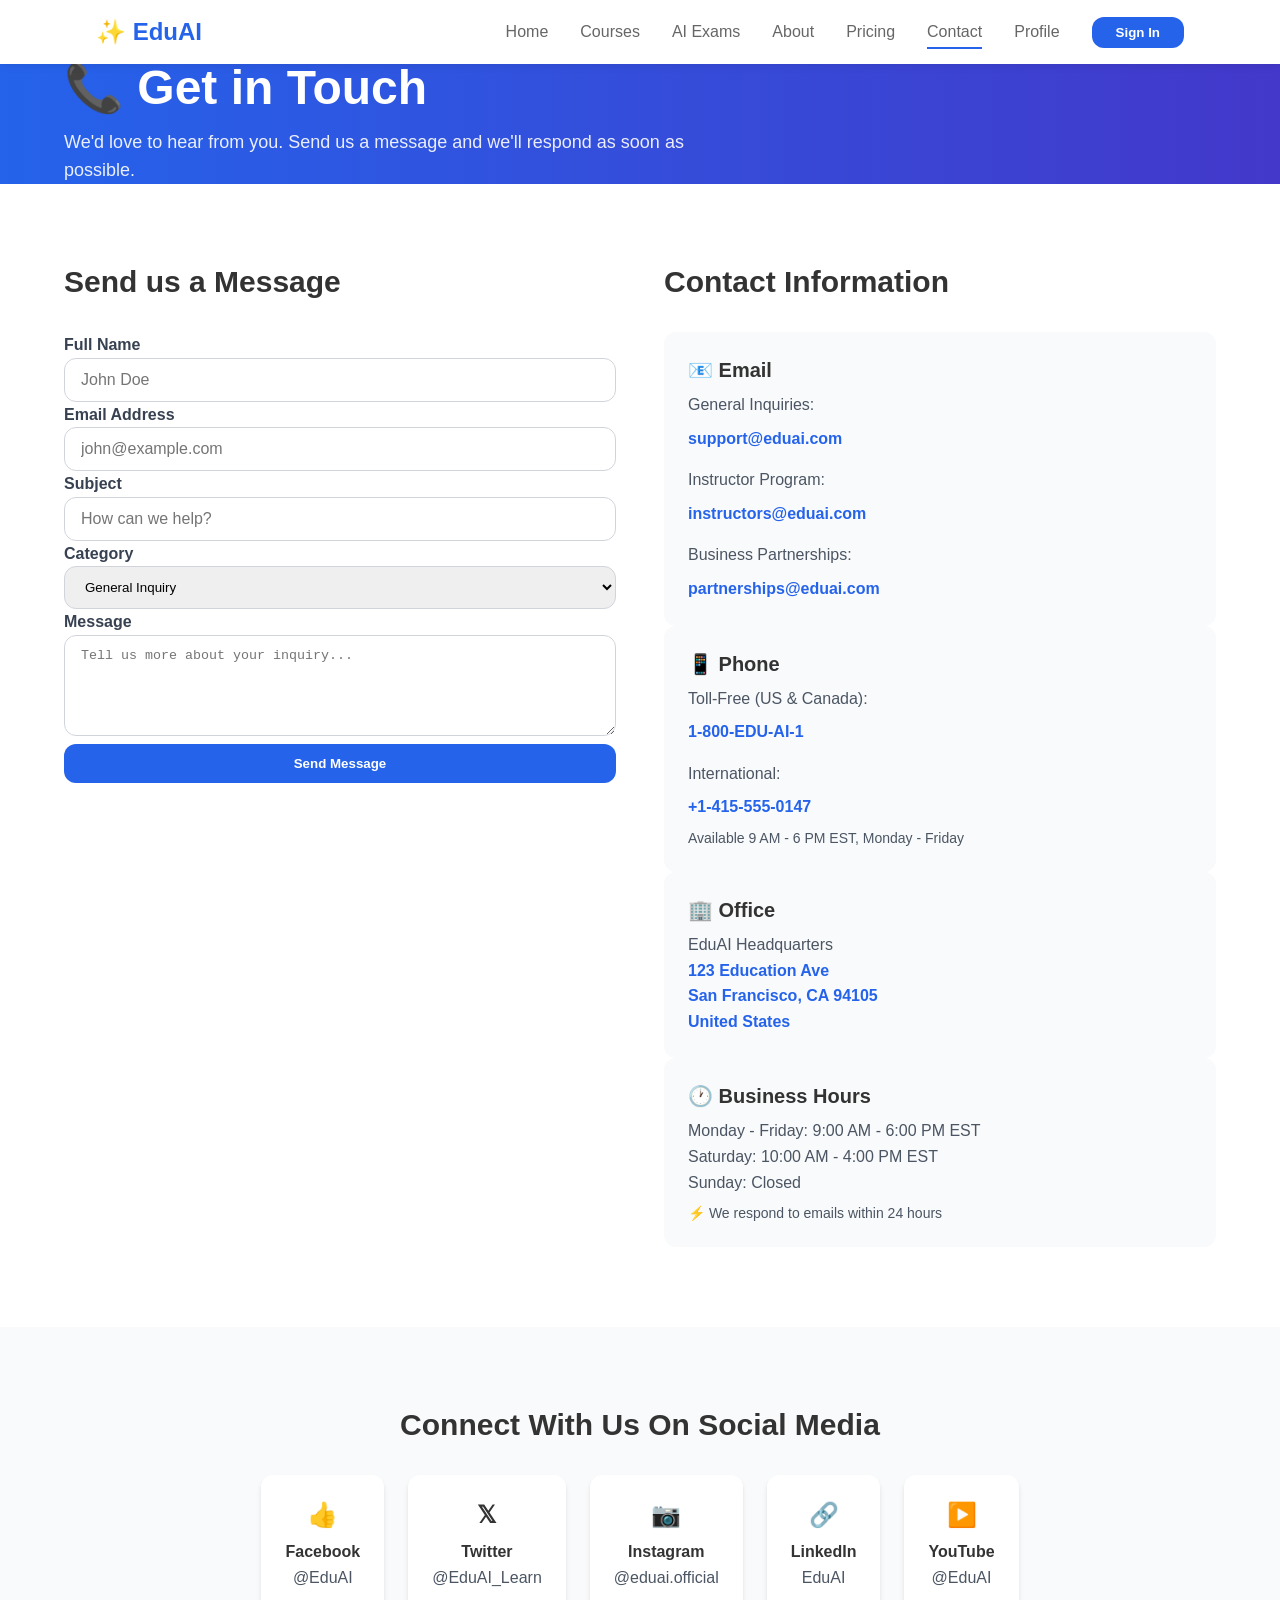
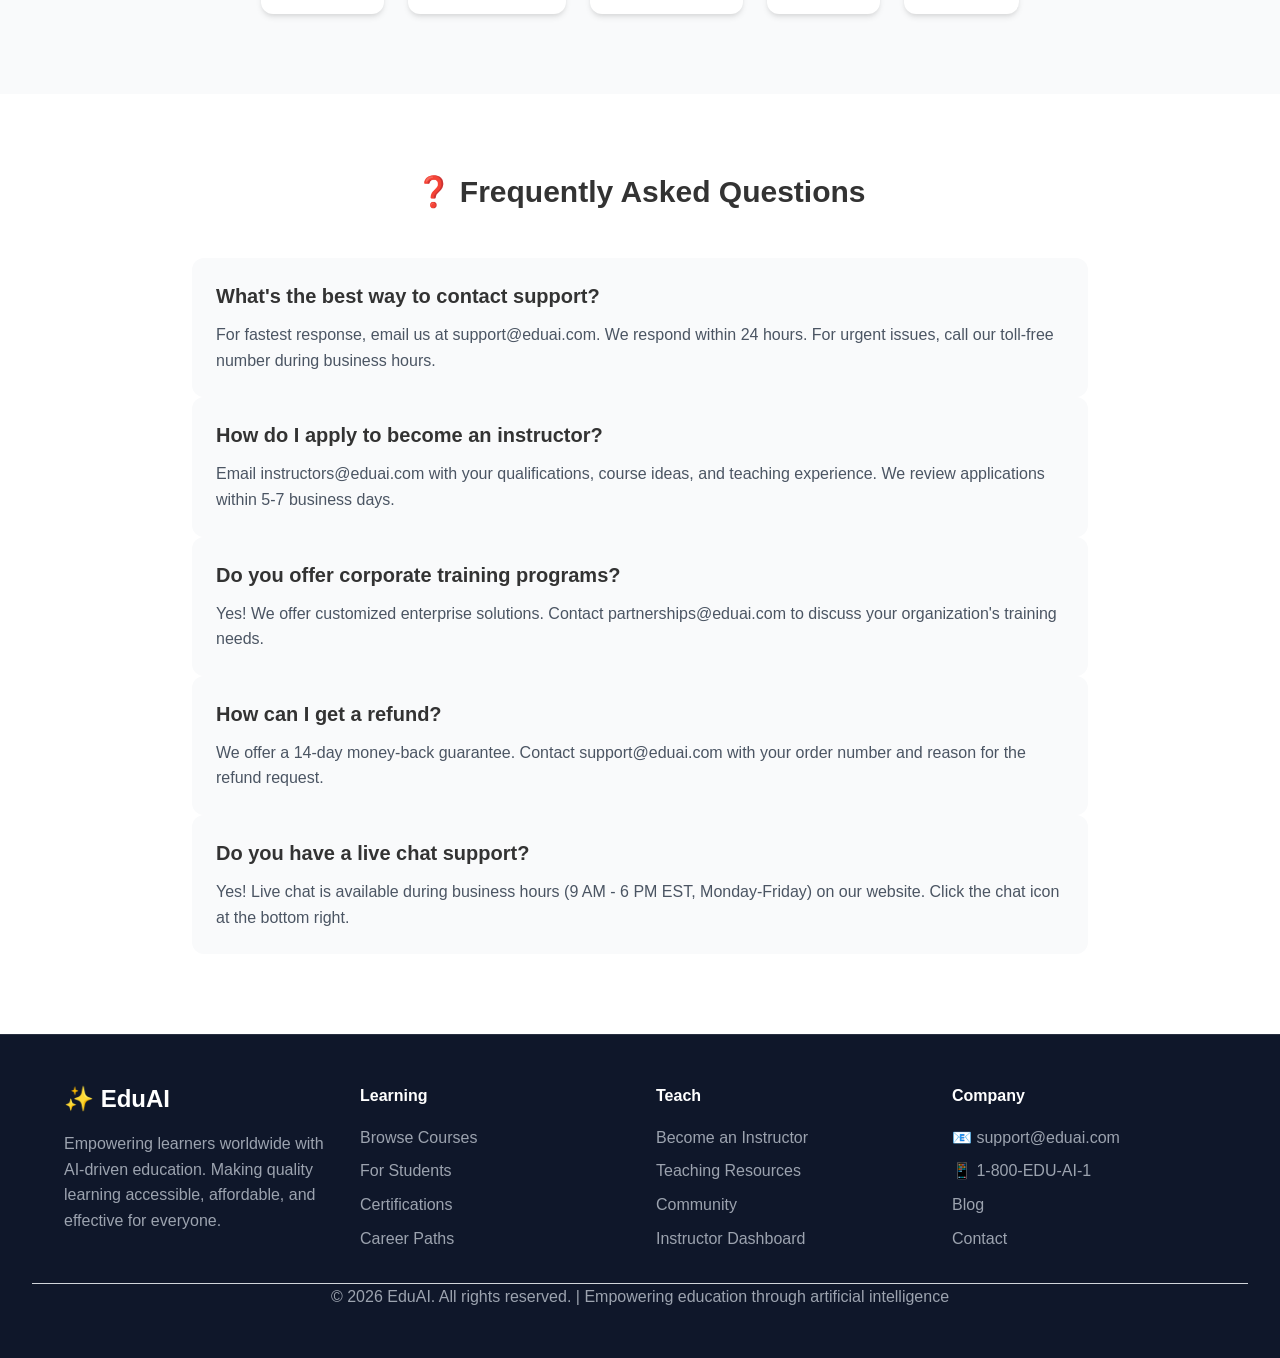
<file: contact.html>
<!DOCTYPE html>
<html lang="en">
<head>
    <meta charset="UTF-8">
    <meta name="viewport" content="width=device-width, initial-scale=1.0">
    <title>Contact Us - EduAI Learning Platform</title>
    <link rel="stylesheet" href="gd.css">
</head>
<body>
    <div class="container">
        <!-- Navigation -->
        <nav class="navbar">
            <div class="max-w-6xl mx-auto px-8 py-4 flex justify-between items-center">
                <a href="index.html" class="text-2xl font-bold text-blue-600">✨ EduAI</a>
                <div class="flex gap-8 items-center nav-menu">
                    <a href="index.html" class="nav-link">Home</a>
                    <a href="courses.html" class="nav-link">Courses</a>
                    <a href="exams.html" class="nav-link">AI Exams</a>
                    <a href="about.html" class="nav-link">About</a>
                    <a href="pricing.html" class="nav-link">Pricing</a>
                    <a href="contact.html" class="nav-link active">Contact</a>
                    <a href="user.html" class="nav-link">Profile</a>
                    <button class="btn-primary" onclick="window.location.href='signin.html'">Sign In</button>
                </div>
                <button class="hamburger" id="hamburger">☰</button>
            </div>
        </nav>

        <!-- Page Header -->
        <section class="px-8 py-16 bg-gradient-to-r from-blue-600 to-indigo-700 text-white">
            <div class="max-w-6xl mx-auto">
                <h1 class="text-5xl font-bold mb-4">📞 Get in Touch</h1>
                <p class="text-lg opacity-90 max-w-2xl">We'd love to hear from you. Send us a message and we'll respond as soon as possible.</p>
            </div>
        </section>

        <!-- Contact Section -->
        <section class="px-8 py-20 bg-white">
            <div class="max-w-6xl mx-auto grid md:grid-cols-2 gap-12">
                <!-- Contact Form -->
                <div>
                    <h2 class="text-3xl font-bold mb-8">Send us a Message</h2>
                    <form class="space-y-6">
                        <div>
                            <label class="block text-gray-700 font-semibold mb-2">Full Name</label>
                            <input type="text" placeholder="John Doe" class="w-full border rounded-lg px-4 py-3 focus:outline-none focus:border-blue-600">
                        </div>
                        <div>
                            <label class="block text-gray-700 font-semibold mb-2">Email Address</label>
                            <input type="email" placeholder="john@example.com" class="w-full border rounded-lg px-4 py-3 focus:outline-none focus:border-blue-600">
                        </div>
                        <div>
                            <label class="block text-gray-700 font-semibold mb-2">Subject</label>
                            <input type="text" placeholder="How can we help?" class="w-full border rounded-lg px-4 py-3 focus:outline-none focus:border-blue-600">
                        </div>
                        <div>
                            <label class="block text-gray-700 font-semibold mb-2">Category</label>
                            <select class="w-full border rounded-lg px-4 py-3 focus:outline-none focus:border-blue-600">
                                <option>General Inquiry</option>
                                <option>Course Support</option>
                                <option>Technical Issues</option>
                                <option>Billing</option>
                                <option>Become an Instructor</option>
                                <option>Partnership</option>
                                <option>Other</option>
                            </select>
                        </div>
                        <div>
                            <label class="block text-gray-700 font-semibold mb-2">Message</label>
                            <textarea placeholder="Tell us more about your inquiry..." rows="5" class="w-full border rounded-lg px-4 py-3 focus:outline-none focus:border-blue-600"></textarea>
                        </div>
                        <button type="submit" class="w-full bg-blue-600 text-white py-3 rounded-lg font-semibold hover-lift">Send Message</button>
                    </form>
                </div>

                <!-- Contact Information -->
                <div>
                    <h2 class="text-3xl font-bold mb-8">Contact Information</h2>
                    
                    <div class="space-y-8">
                        <div class="bg-gray-50 p-6 rounded-lg">
                            <h3 class="text-xl font-bold mb-2">📧 Email</h3>
                            <p class="text-gray-600 mb-2">General Inquiries:</p>
                            <p class="text-blue-600 font-semibold">support@eduai.com</p>
                            <p class="text-gray-600 mt-4 mb-2">Instructor Program:</p>
                            <p class="text-blue-600 font-semibold">instructors@eduai.com</p>
                            <p class="text-gray-600 mt-4 mb-2">Business Partnerships:</p>
                            <p class="text-blue-600 font-semibold">partnerships@eduai.com</p>
                        </div>

                        <div class="bg-gray-50 p-6 rounded-lg">
                            <h3 class="text-xl font-bold mb-2">📱 Phone</h3>
                            <p class="text-gray-600 mb-2">Toll-Free (US & Canada):</p>
                            <p class="text-blue-600 font-semibold">1-800-EDU-AI-1</p>
                            <p class="text-gray-600 mt-4 mb-2">International:</p>
                            <p class="text-blue-600 font-semibold">+1-415-555-0147</p>
                            <p class="text-gray-600 mt-2 text-sm">Available 9 AM - 6 PM EST, Monday - Friday</p>
                        </div>

                        <div class="bg-gray-50 p-6 rounded-lg">
                            <h3 class="text-xl font-bold mb-2">🏢 Office</h3>
                            <p class="text-gray-600">EduAI Headquarters</p>
                            <p class="text-blue-600 font-semibold">123 Education Ave</p>
                            <p class="text-blue-600 font-semibold">San Francisco, CA 94105</p>
                            <p class="text-blue-600 font-semibold">United States</p>
                        </div>

                        <div class="bg-gray-50 p-6 rounded-lg">
                            <h3 class="text-xl font-bold mb-2">🕐 Business Hours</h3>
                            <p class="text-gray-600">Monday - Friday: 9:00 AM - 6:00 PM EST</p>
                            <p class="text-gray-600">Saturday: 10:00 AM - 4:00 PM EST</p>
                            <p class="text-gray-600">Sunday: Closed</p>
                            <p class="text-gray-600 mt-2 text-sm">⚡ We respond to emails within 24 hours</p>
                        </div>
                    </div>
                </div>
            </div>
        </section>

        <!-- Social Media Section -->
        <section class="px-8 py-20 bg-gray-50">
            <div class="max-w-6xl mx-auto text-center">
                <h2 class="text-3xl font-bold mb-8">Connect With Us On Social Media</h2>
                <div class="flex justify-center gap-6 flex-wrap">
                    <a href="#" class="bg-white p-6 rounded-lg shadow-md hover:shadow-lg transition text-center">
                        <h3 class="text-2xl mb-2">👍</h3>
                        <p class="font-semibold">Facebook</p>
                        <p class="text-gray-600">@EduAI</p>
                    </a>
                    <a href="#" class="bg-white p-6 rounded-lg shadow-md hover:shadow-lg transition text-center">
                        <h3 class="text-2xl mb-2">𝕏</h3>
                        <p class="font-semibold">Twitter</p>
                        <p class="text-gray-600">@EduAI_Learn</p>
                    </a>
                    <a href="#" class="bg-white p-6 rounded-lg shadow-md hover:shadow-lg transition text-center">
                        <h3 class="text-2xl mb-2">📷</h3>
                        <p class="font-semibold">Instagram</p>
                        <p class="text-gray-600">@eduai.official</p>
                    </a>
                    <a href="#" class="bg-white p-6 rounded-lg shadow-md hover:shadow-lg transition text-center">
                        <h3 class="text-2xl mb-2">🔗</h3>
                        <p class="font-semibold">LinkedIn</p>
                        <p class="text-gray-600">EduAI</p>
                    </a>
                    <a href="#" class="bg-white p-6 rounded-lg shadow-md hover:shadow-lg transition text-center">
                        <h3 class="text-2xl mb-2">▶️</h3>
                        <p class="font-semibold">YouTube</p>
                        <p class="text-gray-600">@EduAI</p>
                    </a>
                </div>
            </div>
        </section>

        <!-- FAQ Section -->
        <section class="px-8 py-20 bg-white">
            <div class="max-w-4xl mx-auto">
                <h2 class="text-3xl font-bold mb-12 text-center">❓ Frequently Asked Questions</h2>
                <div class="space-y-6">
                    <div class="bg-gray-50 p-6 rounded-lg">
                        <h3 class="text-xl font-bold mb-3">What's the best way to contact support?</h3>
                        <p class="text-gray-600">For fastest response, email us at support@eduai.com. We respond within 24 hours. For urgent issues, call our toll-free number during business hours.</p>
                    </div>
                    <div class="bg-gray-50 p-6 rounded-lg">
                        <h3 class="text-xl font-bold mb-3">How do I apply to become an instructor?</h3>
                        <p class="text-gray-600">Email instructors@eduai.com with your qualifications, course ideas, and teaching experience. We review applications within 5-7 business days.</p>
                    </div>
                    <div class="bg-gray-50 p-6 rounded-lg">
                        <h3 class="text-xl font-bold mb-3">Do you offer corporate training programs?</h3>
                        <p class="text-gray-600">Yes! We offer customized enterprise solutions. Contact partnerships@eduai.com to discuss your organization's training needs.</p>
                    </div>
                    <div class="bg-gray-50 p-6 rounded-lg">
                        <h3 class="text-xl font-bold mb-3">How can I get a refund?</h3>
                        <p class="text-gray-600">We offer a 14-day money-back guarantee. Contact support@eduai.com with your order number and reason for the refund request.</p>
                    </div>
                    <div class="bg-gray-50 p-6 rounded-lg">
                        <h3 class="text-xl font-bold mb-3">Do you have a live chat support?</h3>
                        <p class="text-gray-600">Yes! Live chat is available during business hours (9 AM - 6 PM EST, Monday-Friday) on our website. Click the chat icon at the bottom right.</p>
                    </div>
                </div>
            </div>
        </section>

        <!-- Footer -->
        <footer class="bg-dark text-white px-8 py-12">
            <div class="max-w-6xl mx-auto grid md:grid-cols-4 gap-8 mb-8">
                <div>
                    <h3 class="text-2xl font-bold mb-4">✨ EduAI</h3>
                    <p class="text-gray-400">Empowering learners worldwide with AI-driven education. Making quality learning accessible, affordable, and effective for everyone.</p>
                </div>
                <div>
                    <h4 class="font-semibold mb-4">Learning</h4>
                    <div class="space-y-2 text-gray-400">
                        <p><a href="courses.html" class="hover:text-white transition">Browse Courses</a></p>
                        <p><a href="courses.html" class="hover:text-white transition">For Students</a></p>
                        <p><a href="about.html" class="hover:text-white transition">Certifications</a></p>
                        <p><a href="about.html" class="hover:text-white transition">Career Paths</a></p>
                    </div>
                </div>
                <div>
                    <h4 class="font-semibold mb-4">Teach</h4>
                    <div class="space-y-2 text-gray-400">
                        <p><a href="about.html" class="hover:text-white transition">Become an Instructor</a></p>
                        <p><a href="about.html" class="hover:text-white transition">Teaching Resources</a></p>
                        <p><a href="about.html" class="hover:text-white transition">Community</a></p>
                        <p><a href="about.html" class="hover:text-white transition">Instructor Dashboard</a></p>
                    </div>
                </div>
                <div>
                    <h4 class="font-semibold mb-4">Company</h4>
                    <div class="space-y-2 text-gray-400">
                        <p>📧 support@eduai.com</p>
                        <p>📱 1-800-EDU-AI-1</p>
                        <p><a href="about.html" class="hover:text-white transition">Blog</a></p>
                        <p><a href="contact.html" class="hover:text-white transition">Contact</a></p>
                    </div>
                </div>
            </div>
            <div class="border-t border-gray-700 pt-8 text-center text-gray-400">
                <p>&copy; 2026 EduAI. All rights reserved. | Empowering education through artificial intelligence</p>
            </div>
        </footer>
    </div>

    <script>
        // Mobile menu toggle
        const hamburger = document.getElementById('hamburger');
        const navMenu = document.querySelector('.nav-menu');
        
        hamburger.addEventListener('click', () => {
            navMenu.classList.toggle('active');
        });

        // Form submission
        const form = document.querySelector('form');
        form.addEventListener('submit', (e) => {
            e.preventDefault();
            alert('Thank you for your message! We will contact you soon.');
            form.reset();
        });
    </script>
</body>
</html>
</file>
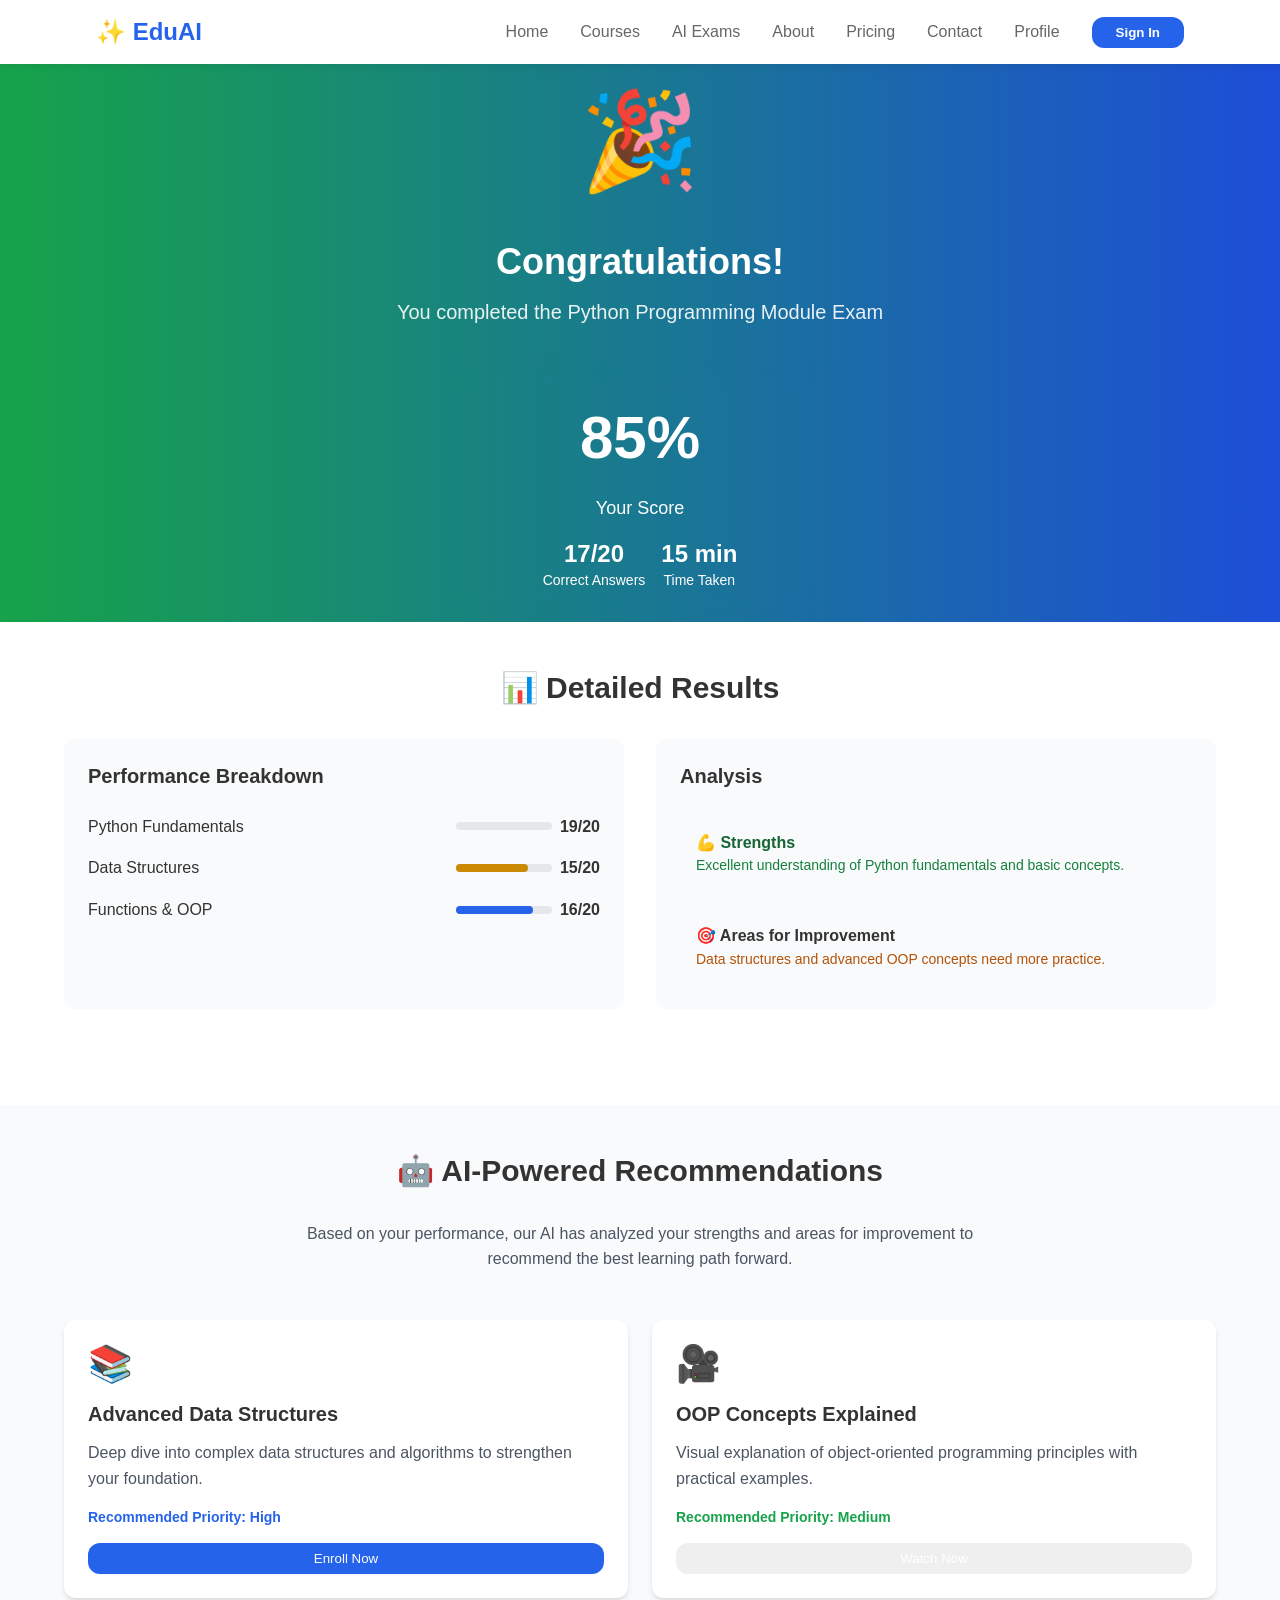
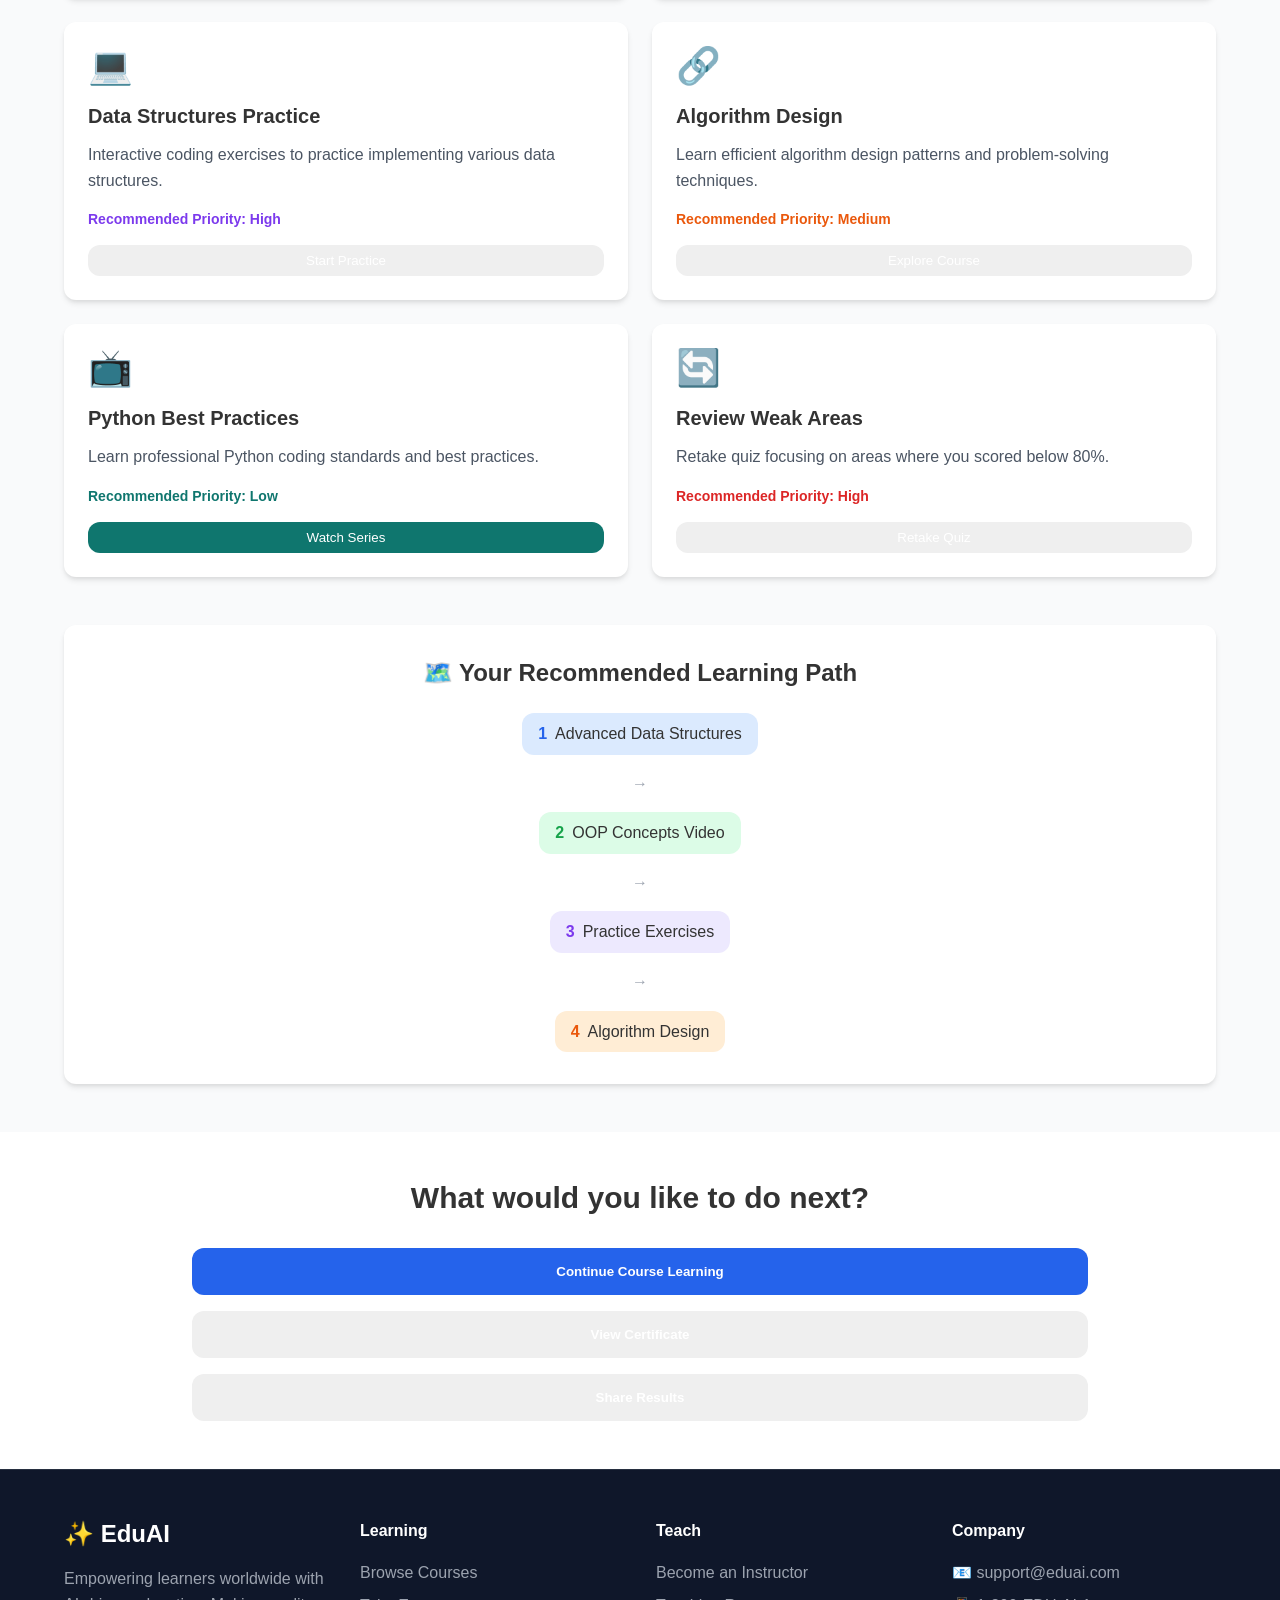
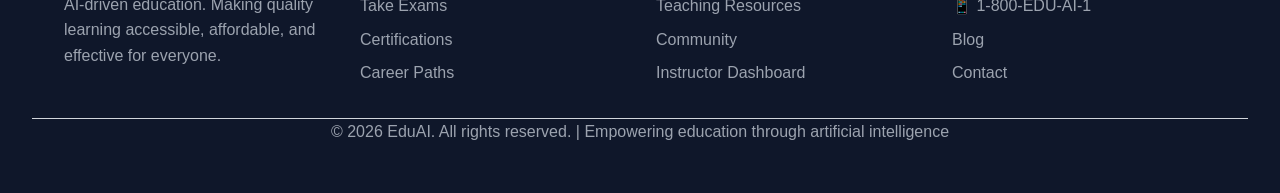
<file: exam-results.html>
<!DOCTYPE html>
<html lang="en">
<head>
    <meta charset="UTF-8">
    <meta name="viewport" content="width=device-width, initial-scale=1.0">
    <title>Exam Results - Python Programming - EduAI Learning Platform</title>
    <link rel="stylesheet" href="gd.css">
</head>
<body>
    <div class="container">
        <!-- Navigation -->
        <nav class="navbar">
            <div class="max-w-6xl mx-auto px-8 py-4 flex justify-between items-center">
                <a href="index.html" class="text-2xl font-bold text-blue-600">✨ EduAI</a>
                <div class="flex gap-8 items-center nav-menu">
                    <a href="index.html" class="nav-link">Home</a>
                    <a href="courses.html" class="nav-link">Courses</a>
                    <a href="exams.html" class="nav-link">AI Exams</a>
                    <a href="about.html" class="nav-link">About</a>
                    <a href="pricing.html" class="nav-link">Pricing</a>
                    <a href="contact.html" class="nav-link">Contact</a>
                    <a href="user.html" class="nav-link">Profile</a>
                    <button class="btn-primary" onclick="window.location.href='signin.html'">Sign In</button>
                </div>
                <button class="hamburger" id="hamburger">☰</button>
            </div>
        </nav>

        <!-- Exam Results Header -->
        <section class="px-8 py-16 bg-gradient-to-r from-green-600 to-blue-700 text-white">
            <div class="max-w-4xl mx-auto text-center">
                <div class="text-8xl mb-6">🎉</div>
                <h1 class="text-4xl font-bold mb-4">Congratulations!</h1>
                <p class="text-xl opacity-90 mb-8">You completed the Python Programming Module Exam</p>

                <div class="bg-white/10 backdrop-blur-sm rounded-2xl p-8 max-w-md mx-auto">
                    <div class="text-6xl font-bold mb-2">85%</div>
                    <p class="text-lg">Your Score</p>
                    <div class="flex justify-center gap-4 mt-4">
                        <div class="text-center">
                            <div class="text-2xl font-bold">17/20</div>
                            <div class="text-sm opacity-80">Correct Answers</div>
                        </div>
                        <div class="text-center">
                            <div class="text-2xl font-bold">15 min</div>
                            <div class="text-sm opacity-80">Time Taken</div>
                        </div>
                    </div>
                </div>
            </div>
        </section>

        <!-- Detailed Results -->
        <section class="px-8 py-12 bg-white">
            <div class="max-w-6xl mx-auto">
                <h2 class="text-3xl font-bold mb-8 text-center">📊 Detailed Results</h2>

                <div class="grid md:grid-cols-2 gap-8 mb-12">
                    <!-- Performance Breakdown -->
                    <div class="bg-gray-50 p-6 rounded-lg">
                        <h3 class="text-xl font-bold mb-6">Performance Breakdown</h3>
                        <div class="space-y-4">
                            <div class="flex justify-between items-center">
                                <span>Python Fundamentals</span>
                                <div class="flex items-center gap-2">
                                    <div class="w-24 bg-gray-200 rounded-full h-2">
                                        <div class="bg-green-600 h-2 rounded-full" style="width: 95%"></div>
                                    </div>
                                    <span class="font-semibold">19/20</span>
                                </div>
                            </div>
                            <div class="flex justify-between items-center">
                                <span>Data Structures</span>
                                <div class="flex items-center gap-2">
                                    <div class="w-24 bg-gray-200 rounded-full h-2">
                                        <div class="bg-yellow-600 h-2 rounded-full" style="width: 75%"></div>
                                    </div>
                                    <span class="font-semibold">15/20</span>
                                </div>
                            </div>
                            <div class="flex justify-between items-center">
                                <span>Functions & OOP</span>
                                <div class="flex items-center gap-2">
                                    <div class="w-24 bg-gray-200 rounded-full h-2">
                                        <div class="bg-blue-600 h-2 rounded-full" style="width: 80%"></div>
                                    </div>
                                    <span class="font-semibold">16/20</span>
                                </div>
                            </div>
                        </div>
                    </div>

                    <!-- Strengths & Weaknesses -->
                    <div class="bg-gray-50 p-6 rounded-lg">
                        <h3 class="text-xl font-bold mb-6">Analysis</h3>
                        <div class="space-y-4">
                            <div class="p-4 bg-green-50 border-l-4 border-green-500 rounded-r-lg">
                                <h4 class="font-semibold text-green-800">💪 Strengths</h4>
                                <p class="text-green-700 text-sm">Excellent understanding of Python fundamentals and basic concepts.</p>
                            </div>
                            <div class="p-4 bg-yellow-50 border-l-4 border-yellow-500 rounded-r-lg">
                                <h4 class="font-semibold text-yellow-800">🎯 Areas for Improvement</h4>
                                <p class="text-yellow-700 text-sm">Data structures and advanced OOP concepts need more practice.</p>
                            </div>
                        </div>
                    </div>
                </div>
            </div>
        </section>

        <!-- AI Recommendations -->
        <section class="px-8 py-12 bg-gray-50">
            <div class="max-w-6xl mx-auto">
                <h2 class="text-3xl font-bold mb-8 text-center">🤖 AI-Powered Recommendations</h2>
                <p class="text-center text-gray-600 mb-12 max-w-2xl mx-auto">
                    Based on your performance, our AI has analyzed your strengths and areas for improvement to recommend the best learning path forward.
                </p>

                <div class="grid md:grid-cols-2 lg:grid-cols-3 gap-6 mb-12">
                    <!-- Recommended Course -->
                    <div class="bg-white p-6 rounded-lg shadow-md hover:shadow-lg transition">
                        <div class="text-4xl mb-4">📚</div>
                        <h3 class="text-xl font-bold mb-3">Advanced Data Structures</h3>
                        <p class="text-gray-600 mb-4">Deep dive into complex data structures and algorithms to strengthen your foundation.</p>
                        <div class="flex items-center justify-between mb-4">
                            <span class="text-sm text-blue-600 font-semibold">Recommended Priority: High</span>
                        </div>
                        <button class="w-full bg-blue-600 text-white py-2 rounded-lg hover-lift" onclick="enrollCourse('data-structures')">
                            Enroll Now
                        </button>
                    </div>

                    <!-- Recommended Video -->
                    <div class="bg-white p-6 rounded-lg shadow-md hover:shadow-lg transition">
                        <div class="text-4xl mb-4">🎥</div>
                        <h3 class="text-xl font-bold mb-3">OOP Concepts Explained</h3>
                        <p class="text-gray-600 mb-4">Visual explanation of object-oriented programming principles with practical examples.</p>
                        <div class="flex items-center justify-between mb-4">
                            <span class="text-sm text-green-600 font-semibold">Recommended Priority: Medium</span>
                        </div>
                        <button class="w-full bg-green-600 text-white py-2 rounded-lg hover-lift" onclick="watchVideo('oop-concepts')">
                            Watch Now
                        </button>
                    </div>

                    <!-- Practice Exercise -->
                    <div class="bg-white p-6 rounded-lg shadow-md hover:shadow-lg transition">
                        <div class="text-4xl mb-4">💻</div>
                        <h3 class="text-xl font-bold mb-3">Data Structures Practice</h3>
                        <p class="text-gray-600 mb-4">Interactive coding exercises to practice implementing various data structures.</p>
                        <div class="flex items-center justify-between mb-4">
                            <span class="text-sm text-purple-600 font-semibold">Recommended Priority: High</span>
                        </div>
                        <button class="w-full bg-purple-600 text-white py-2 rounded-lg hover-lift" onclick="startPractice('data-structures')">
                            Start Practice
                        </button>
                    </div>

                    <!-- Related Course -->
                    <div class="bg-white p-6 rounded-lg shadow-md hover:shadow-lg transition">
                        <div class="text-4xl mb-4">🔗</div>
                        <h3 class="text-xl font-bold mb-3">Algorithm Design</h3>
                        <p class="text-gray-600 mb-4">Learn efficient algorithm design patterns and problem-solving techniques.</p>
                        <div class="flex items-center justify-between mb-4">
                            <span class="text-sm text-orange-600 font-semibold">Recommended Priority: Medium</span>
                        </div>
                        <button class="w-full bg-orange-600 text-white py-2 rounded-lg hover-lift" onclick="enrollCourse('algorithms')">
                            Explore Course
                        </button>
                    </div>

                    <!-- Video Series -->
                    <div class="bg-white p-6 rounded-lg shadow-md hover:shadow-lg transition">
                        <div class="text-4xl mb-4">📺</div>
                        <h3 class="text-xl font-bold mb-3">Python Best Practices</h3>
                        <p class="text-gray-600 mb-4">Learn professional Python coding standards and best practices.</p>
                        <div class="flex items-center justify-between mb-4">
                            <span class="text-sm text-teal-600 font-semibold">Recommended Priority: Low</span>
                        </div>
                        <button class="w-full bg-teal-600 text-white py-2 rounded-lg hover-lift" onclick="watchVideo('best-practices')">
                            Watch Series
                        </button>
                    </div>

                    <!-- Quiz Retake -->
                    <div class="bg-white p-6 rounded-lg shadow-md hover:shadow-lg transition">
                        <div class="text-4xl mb-4">🔄</div>
                        <h3 class="text-xl font-bold mb-3">Review Weak Areas</h3>
                        <p class="text-gray-600 mb-4">Retake quiz focusing on areas where you scored below 80%.</p>
                        <div class="flex items-center justify-between mb-4">
                            <span class="text-sm text-red-600 font-semibold">Recommended Priority: High</span>
                        </div>
                        <button class="w-full bg-red-600 text-white py-2 rounded-lg hover-lift" onclick="retakeQuiz()">
                            Retake Quiz
                        </button>
                    </div>
                </div>

                <!-- Learning Path -->
                <div class="bg-white p-8 rounded-lg shadow-md">
                    <h3 class="text-2xl font-bold mb-6 text-center">🗺️ Your Recommended Learning Path</h3>
                    <div class="flex flex-col md:flex-row items-center justify-center gap-4">
                        <div class="flex items-center gap-2 bg-blue-100 px-4 py-2 rounded-lg">
                            <span class="text-blue-600 font-semibold">1</span>
                            <span>Advanced Data Structures</span>
                        </div>
                        <span class="text-gray-400">→</span>
                        <div class="flex items-center gap-2 bg-green-100 px-4 py-2 rounded-lg">
                            <span class="text-green-600 font-semibold">2</span>
                            <span>OOP Concepts Video</span>
                        </div>
                        <span class="text-gray-400">→</span>
                        <div class="flex items-center gap-2 bg-purple-100 px-4 py-2 rounded-lg">
                            <span class="text-purple-600 font-semibold">3</span>
                            <span>Practice Exercises</span>
                        </div>
                        <span class="text-gray-400">→</span>
                        <div class="flex items-center gap-2 bg-orange-100 px-4 py-2 rounded-lg">
                            <span class="text-orange-600 font-semibold">4</span>
                            <span>Algorithm Design</span>
                        </div>
                    </div>
                </div>
            </div>
        </section>

        <!-- Actions -->
        <section class="px-8 py-12 bg-white">
            <div class="max-w-4xl mx-auto text-center">
                <h2 class="text-3xl font-bold mb-8">What would you like to do next?</h2>
                <div class="flex flex-col sm:flex-row gap-4 justify-center">
                    <button class="bg-blue-600 text-white px-8 py-4 rounded-lg font-semibold hover-lift" onclick="continueCourse()">
                        Continue Course Learning
                    </button>
                    <button class="bg-green-600 text-white px-8 py-4 rounded-lg font-semibold hover-lift" onclick="viewCertificate()">
                        View Certificate
                    </button>
                    <button class="bg-gray-600 text-white px-8 py-4 rounded-lg font-semibold hover-lift" onclick="shareResults()">
                        Share Results
                    </button>
                </div>
            </div>
        </section>

        <!-- Footer -->
        <footer class="bg-dark text-white px-8 py-12">
            <div class="max-w-6xl mx-auto grid md:grid-cols-4 gap-8 mb-8">
                <div>
                    <h3 class="text-2xl font-bold mb-4">✨ EduAI</h3>
                    <p class="text-gray-400">Empowering learners worldwide with AI-driven education. Making quality learning accessible, affordable, and effective for everyone.</p>
                </div>
                <div>
                    <h4 class="font-semibold mb-4">Learning</h4>
                    <div class="space-y-2 text-gray-400">
                        <p><a href="courses.html" class="hover:text-white transition">Browse Courses</a></p>
                        <p><a href="exams.html" class="hover:text-white transition">Take Exams</a></p>
                        <p><a href="about.html" class="hover:text-white transition">Certifications</a></p>
                        <p><a href="about.html" class="hover:text-white transition">Career Paths</a></p>
                    </div>
                </div>
                <div>
                    <h4 class="font-semibold mb-4">Teach</h4>
                    <div class="space-y-2 text-gray-400">
                        <p><a href="about.html" class="hover:text-white transition">Become an Instructor</a></p>
                        <p><a href="about.html" class="hover:text-white transition">Teaching Resources</a></p>
                        <p><a href="about.html" class="hover:text-white transition">Community</a></p>
                        <p><a href="about.html" class="hover:text-white transition">Instructor Dashboard</a></p>
                    </div>
                </div>
                <div>
                    <h4 class="font-semibold mb-4">Company</h4>
                    <div class="space-y-2 text-gray-400">
                        <p>📧 support@eduai.com</p>
                        <p>📱 1-800-EDU-AI-1</p>
                        <p><a href="about.html" class="hover:text-white transition">Blog</a></p>
                        <p><a href="contact.html" class="hover:text-white transition">Contact</a></p>
                    </div>
                </div>
            </div>
            <div class="border-t border-gray-700 pt-8 text-center text-gray-400">
                <p>&copy; 2026 EduAI. All rights reserved. | Empowering education through artificial intelligence</p>
            </div>
        </footer>
    </div>

    <script>
        // Mobile navigation toggle
        const hamburger = document.getElementById('hamburger');
        const navMenu = document.querySelector('.nav-menu');

        hamburger.addEventListener('click', () => {
            navMenu.classList.toggle('active');
        });

        // Action functions
        function enrollCourse(courseId) {
            alert(`Enrolling in ${courseId} course...`);
            // Here you would redirect to course enrollment
        }

        function watchVideo(videoId) {
            alert(`Playing ${videoId} video...`);
            // Here you would open video player
        }

        function startPractice(practiceId) {
            alert(`Starting ${practiceId} practice exercises...`);
            // Here you would redirect to practice page
        }

        function retakeQuiz() {
            alert('Redirecting to quiz retake...');
            // Here you would redirect to quiz
        }

        function continueCourse() {
            window.location.href = 'course-python.html';
        }

        function viewCertificate() {
            alert('Certificate feature coming soon! 🏆');
        }

        function shareResults() {
            if (navigator.share) {
                navigator.share({
                    title: 'My Python Exam Results',
                    text: 'I scored 85% on the Python Programming exam!',
                    url: window.location.href
                });
            } else {
                // Fallback for browsers that don't support Web Share API
                const url = window.location.href;
                navigator.clipboard.writeText(url).then(() => {
                    alert('Results link copied to clipboard!');
                });
            }
        }
    </script>
</body>
</html>
</file>
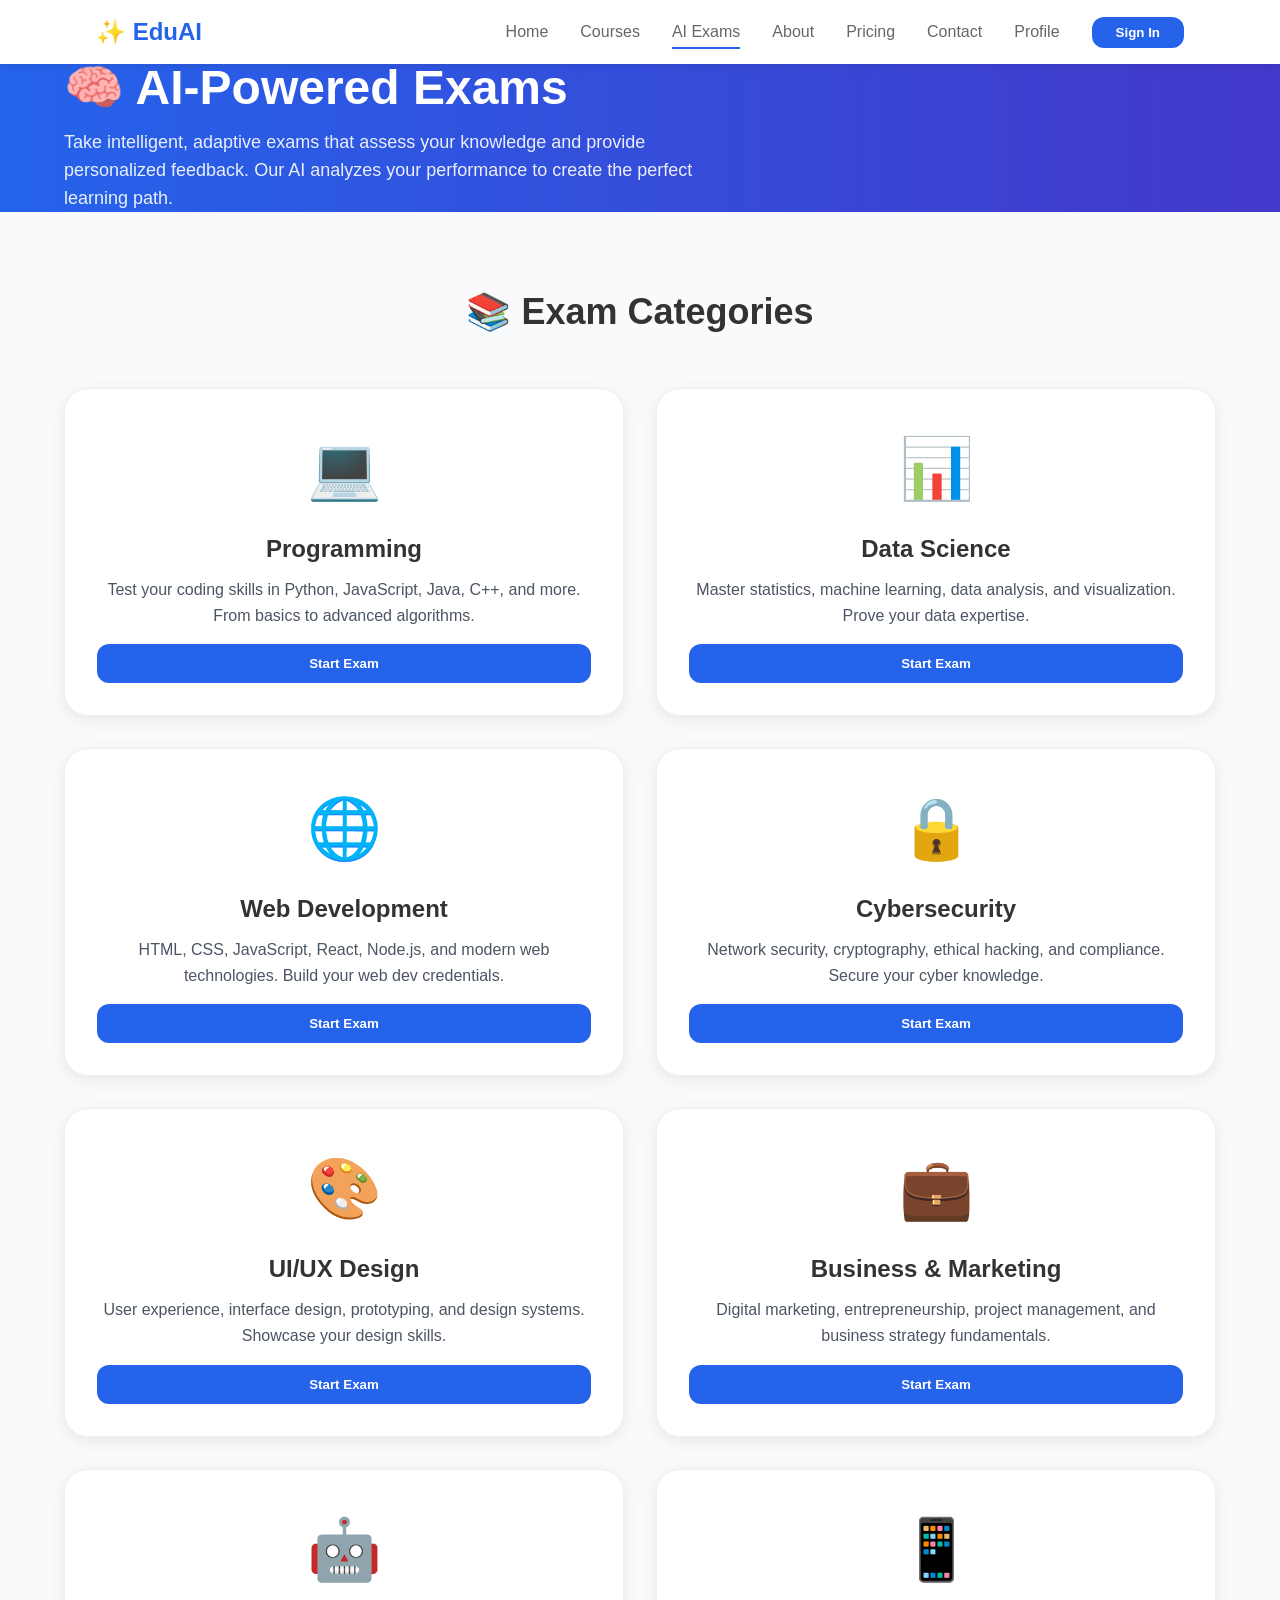
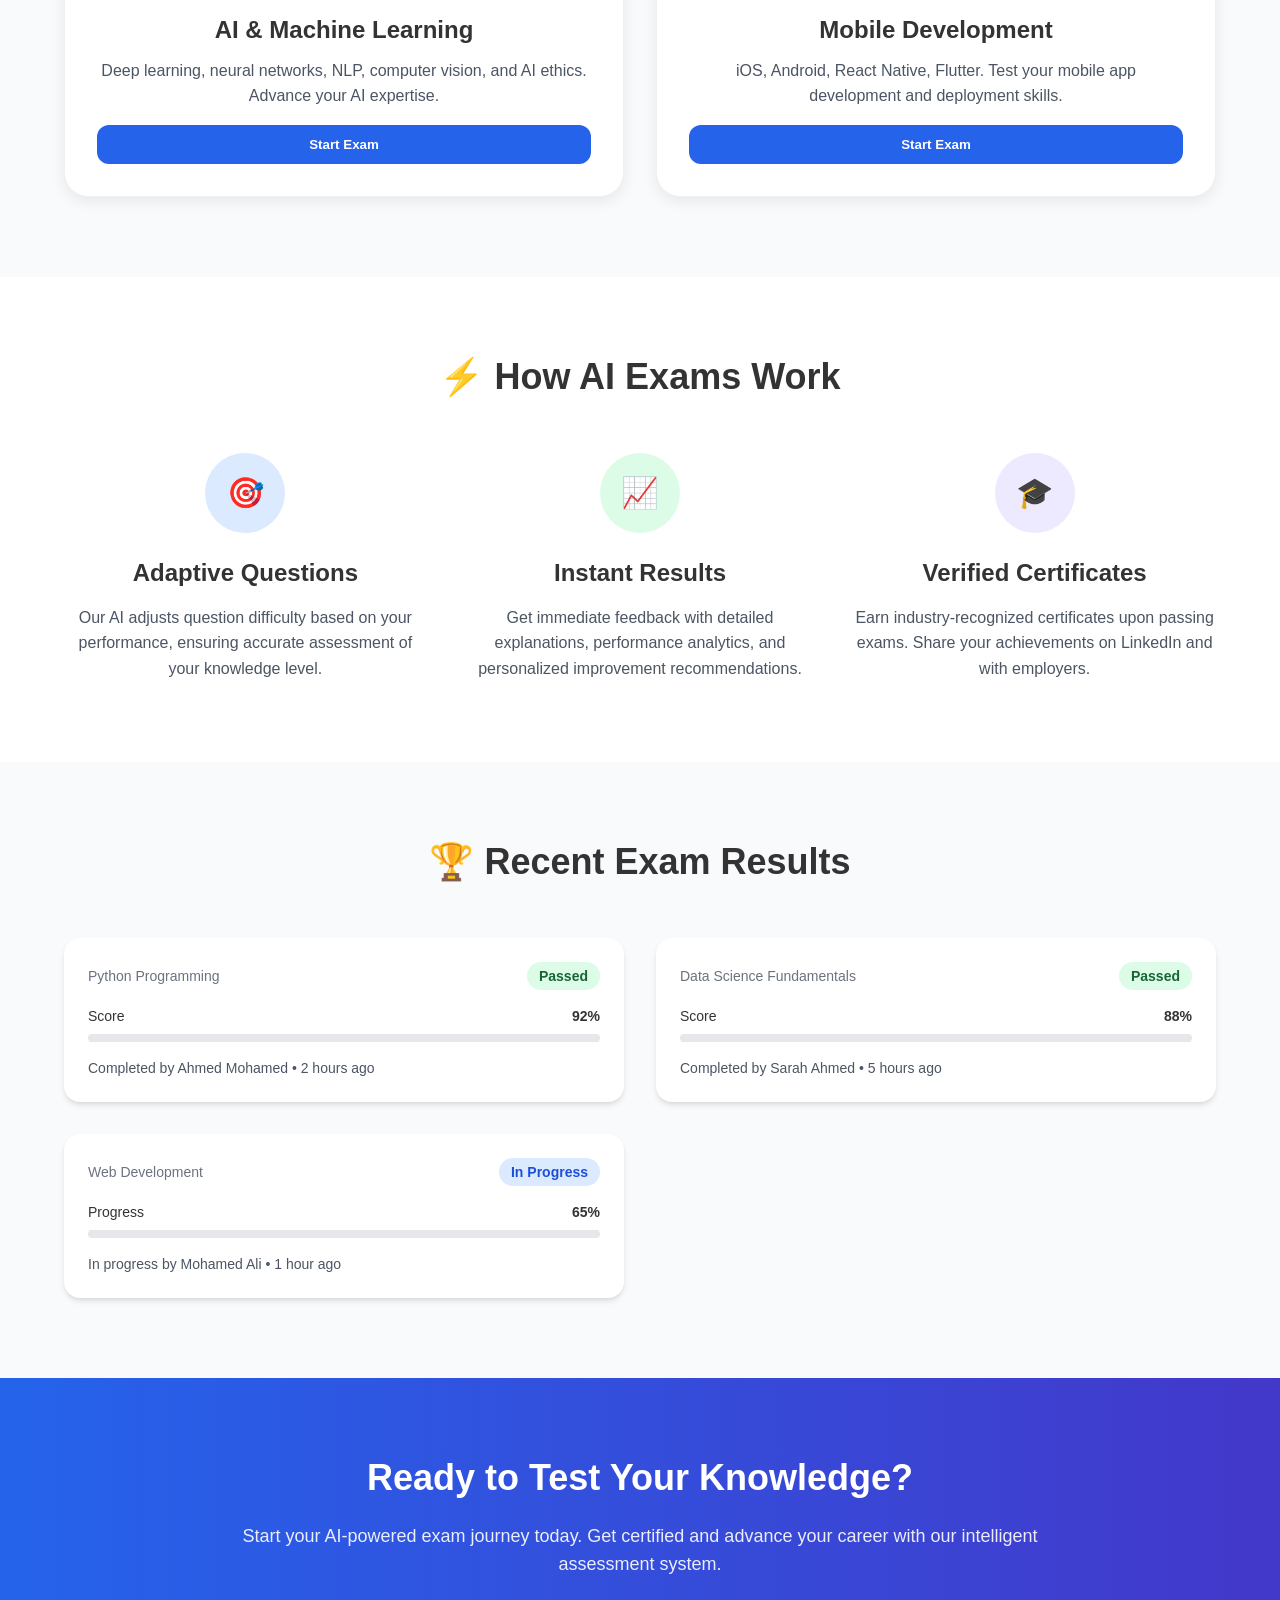
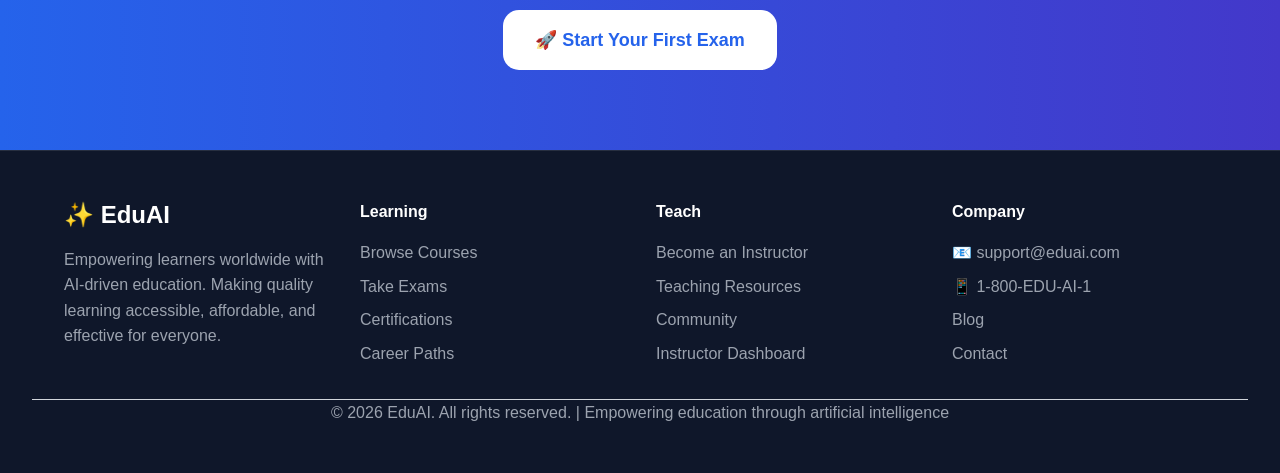
<file: exams.html>
<!DOCTYPE html>
<html lang="en">
<head>
    <meta charset="UTF-8">
    <meta name="viewport" content="width=device-width, initial-scale=1.0">
    <title>AI Exams - EduAI Learning Platform</title>
    <link rel="stylesheet" href="gd.css">
</head>
<body>
    <div class="container">
        <!-- Navigation -->
        <nav class="navbar">
            <div class="max-w-6xl mx-auto px-8 py-4 flex justify-between items-center">
                <a href="index.html" class="text-2xl font-bold text-blue-600">✨ EduAI</a>
                <div class="flex gap-8 items-center nav-menu">
                    <a href="index.html" class="nav-link">Home</a>
                    <a href="courses.html" class="nav-link">Courses</a>
                    <a href="exams.html" class="nav-link active">AI Exams</a>
                    <a href="about.html" class="nav-link">About</a>
                    <a href="pricing.html" class="nav-link">Pricing</a>
                    <a href="contact.html" class="nav-link">Contact</a>
                    <a href="user.html" class="nav-link">Profile</a>
                    <button class="btn-primary" onclick="window.location.href='signin.html'">Sign In</button>
                </div>
                <button class="hamburger" id="hamburger">☰</button>
            </div>
        </nav>

        <!-- Page Header -->
        <section class="px-8 py-16 bg-gradient-to-r from-blue-600 to-indigo-700 text-white">
            <div class="max-w-6xl mx-auto">
                <h1 class="text-5xl font-bold mb-4">🧠 AI-Powered Exams</h1>
                <p class="text-lg opacity-90 max-w-2xl">Take intelligent, adaptive exams that assess your knowledge and provide personalized feedback. Our AI analyzes your performance to create the perfect learning path.</p>
            </div>
        </section>

        <!-- Exam Categories -->
        <section class="px-8 py-20 bg-gray-50">
            <div class="max-w-6xl mx-auto">
                <h2 class="text-4xl font-bold mb-14 text-center">📚 Exam Categories</h2>
                <div class="grid md:grid-cols-2 lg:grid-cols-4 gap-8">
                    <div class="exam-category-card" data-category="programming">
                        <div class="text-6xl mb-4">💻</div>
                        <h3 class="text-2xl font-bold mb-3">Programming</h3>
                        <p class="text-gray-600 mb-4">Test your coding skills in Python, JavaScript, Java, C++, and more. From basics to advanced algorithms.</p>
                        <button class="w-full bg-blue-600 text-white py-3 rounded-xl hover-lift font-semibold">Start Exam</button>
                    </div>
                    <div class="exam-category-card" data-category="data-science">
                        <div class="text-6xl mb-4">📊</div>
                        <h3 class="text-2xl font-bold mb-3">Data Science</h3>
                        <p class="text-gray-600 mb-4">Master statistics, machine learning, data analysis, and visualization. Prove your data expertise.</p>
                        <button class="w-full bg-blue-600 text-white py-3 rounded-xl hover-lift font-semibold">Start Exam</button>
                    </div>
                    <div class="exam-category-card" data-category="web-development">
                        <div class="text-6xl mb-4">🌐</div>
                        <h3 class="text-2xl font-bold mb-3">Web Development</h3>
                        <p class="text-gray-600 mb-4">HTML, CSS, JavaScript, React, Node.js, and modern web technologies. Build your web dev credentials.</p>
                        <button class="w-full bg-blue-600 text-white py-3 rounded-xl hover-lift font-semibold">Start Exam</button>
                    </div>
                    <div class="exam-category-card" data-category="cybersecurity">
                        <div class="text-6xl mb-4">🔒</div>
                        <h3 class="text-2xl font-bold mb-3">Cybersecurity</h3>
                        <p class="text-gray-600 mb-4">Network security, cryptography, ethical hacking, and compliance. Secure your cyber knowledge.</p>
                        <button class="w-full bg-blue-600 text-white py-3 rounded-xl hover-lift font-semibold">Start Exam</button>
                    </div>
                    <div class="exam-category-card" data-category="design">
                        <div class="text-6xl mb-4">🎨</div>
                        <h3 class="text-2xl font-bold mb-3">UI/UX Design</h3>
                        <p class="text-gray-600 mb-4">User experience, interface design, prototyping, and design systems. Showcase your design skills.</p>
                        <button class="w-full bg-blue-600 text-white py-3 rounded-xl hover-lift font-semibold">Start Exam</button>
                    </div>
                    <div class="exam-category-card" data-category="business">
                        <div class="text-6xl mb-4">💼</div>
                        <h3 class="text-2xl font-bold mb-3">Business & Marketing</h3>
                        <p class="text-gray-600 mb-4">Digital marketing, entrepreneurship, project management, and business strategy fundamentals.</p>
                        <button class="w-full bg-blue-600 text-white py-3 rounded-xl hover-lift font-semibold">Start Exam</button>
                    </div>
                    <div class="exam-category-card" data-category="ai-ml">
                        <div class="text-6xl mb-4">🤖</div>
                        <h3 class="text-2xl font-bold mb-3">AI & Machine Learning</h3>
                        <p class="text-gray-600 mb-4">Deep learning, neural networks, NLP, computer vision, and AI ethics. Advance your AI expertise.</p>
                        <button class="w-full bg-blue-600 text-white py-3 rounded-xl hover-lift font-semibold">Start Exam</button>
                    </div>
                    <div class="exam-category-card" data-category="mobile">
                        <div class="text-6xl mb-4">📱</div>
                        <h3 class="text-2xl font-bold mb-3">Mobile Development</h3>
                        <p class="text-gray-600 mb-4">iOS, Android, React Native, Flutter. Test your mobile app development and deployment skills.</p>
                        <button class="w-full bg-blue-600 text-white py-3 rounded-xl hover-lift font-semibold">Start Exam</button>
                    </div>
                </div>
            </div>
        </section>

        <!-- How It Works -->
        <section class="px-8 py-20 bg-white">
            <div class="max-w-6xl mx-auto">
                <h2 class="text-4xl font-bold mb-14 text-center">⚡ How AI Exams Work</h2>
                <div class="grid md:grid-cols-3 gap-8">
                    <div class="text-center">
                        <div class="w-20 h-20 bg-blue-100 rounded-full flex items-center justify-center mx-auto mb-6">
                            <span class="text-3xl">🎯</span>
                        </div>
                        <h3 class="text-2xl font-bold mb-4">Adaptive Questions</h3>
                        <p class="text-gray-600">Our AI adjusts question difficulty based on your performance, ensuring accurate assessment of your knowledge level.</p>
                    </div>
                    <div class="text-center">
                        <div class="w-20 h-20 bg-green-100 rounded-full flex items-center justify-center mx-auto mb-6">
                            <span class="text-3xl">📈</span>
                        </div>
                        <h3 class="text-2xl font-bold mb-4">Instant Results</h3>
                        <p class="text-gray-600">Get immediate feedback with detailed explanations, performance analytics, and personalized improvement recommendations.</p>
                    </div>
                    <div class="text-center">
                        <div class="w-20 h-20 bg-purple-100 rounded-full flex items-center justify-center mx-auto mb-6">
                            <span class="text-3xl">🎓</span>
                        </div>
                        <h3 class="text-2xl font-bold mb-4">Verified Certificates</h3>
                        <p class="text-gray-600">Earn industry-recognized certificates upon passing exams. Share your achievements on LinkedIn and with employers.</p>
                    </div>
                </div>
            </div>
        </section>

        <!-- Recent Exam Results -->
        <section class="px-8 py-20 bg-gray-50">
            <div class="max-w-6xl mx-auto">
                <h2 class="text-4xl font-bold mb-14 text-center">🏆 Recent Exam Results</h2>
                <div class="grid md:grid-cols-2 lg:grid-cols-3 gap-8">
                    <div class="bg-white p-6 rounded-2xl shadow-md">
                        <div class="flex items-center justify-between mb-4">
                            <span class="text-sm text-gray-500">Python Programming</span>
                            <span class="bg-green-100 text-green-800 px-3 py-1 rounded-full text-sm font-semibold">Passed</span>
                        </div>
                        <div class="mb-4">
                            <div class="flex justify-between text-sm mb-2">
                                <span>Score</span>
                                <span class="font-semibold">92%</span>
                            </div>
                            <div class="w-full bg-gray-200 rounded-full h-2">
                                <div class="bg-green-500 h-2 rounded-full" style="width: 92%"></div>
                            </div>
                        </div>
                        <p class="text-sm text-gray-600">Completed by Ahmed Mohamed • 2 hours ago</p>
                    </div>
                    <div class="bg-white p-6 rounded-2xl shadow-md">
                        <div class="flex items-center justify-between mb-4">
                            <span class="text-sm text-gray-500">Data Science Fundamentals</span>
                            <span class="bg-green-100 text-green-800 px-3 py-1 rounded-full text-sm font-semibold">Passed</span>
                        </div>
                        <div class="mb-4">
                            <div class="flex justify-between text-sm mb-2">
                                <span>Score</span>
                                <span class="font-semibold">88%</span>
                            </div>
                            <div class="w-full bg-gray-200 rounded-full h-2">
                                <div class="bg-green-500 h-2 rounded-full" style="width: 88%"></div>
                            </div>
                        </div>
                        <p class="text-sm text-gray-600">Completed by Sarah Ahmed • 5 hours ago</p>
                    </div>
                    <div class="bg-white p-6 rounded-2xl shadow-md">
                        <div class="flex items-center justify-between mb-4">
                            <span class="text-sm text-gray-500">Web Development</span>
                            <span class="bg-blue-100 text-blue-800 px-3 py-1 rounded-full text-sm font-semibold">In Progress</span>
                        </div>
                        <div class="mb-4">
                            <div class="flex justify-between text-sm mb-2">
                                <span>Progress</span>
                                <span class="font-semibold">65%</span>
                            </div>
                            <div class="w-full bg-gray-200 rounded-full h-2">
                                <div class="bg-blue-500 h-2 rounded-full" style="width: 65%"></div>
                            </div>
                        </div>
                        <p class="text-sm text-gray-600">In progress by Mohamed Ali • 1 hour ago</p>
                    </div>
                </div>
            </div>
        </section>

        <!-- CTA Section -->
        <section class="px-8 py-20 bg-gradient-to-r from-blue-600 to-indigo-700 text-white">
            <div class="max-w-4xl mx-auto text-center">
                <h2 class="text-4xl font-bold mb-6">Ready to Test Your Knowledge?</h2>
                <p class="text-lg opacity-90 mb-8">Start your AI-powered exam journey today. Get certified and advance your career with our intelligent assessment system.</p>
                <button class="px-8 py-4 bg-white text-blue-600 rounded-2xl font-semibold text-lg hover-lift">
                    🚀 Start Your First Exam
                </button>
            </div>
        </section>

        <!-- Footer -->
        <footer class="bg-dark text-white px-8 py-12">
            <div class="max-w-6xl mx-auto grid md:grid-cols-4 gap-8 mb-8">
                <div>
                    <h3 class="text-2xl font-bold mb-4">✨ EduAI</h3>
                    <p class="text-gray-400">Empowering learners worldwide with AI-driven education. Making quality learning accessible, affordable, and effective for everyone.</p>
                </div>
                <div>
                    <h4 class="font-semibold mb-4">Learning</h4>
                    <div class="space-y-2 text-gray-400">
                        <p><a href="courses.html" class="hover:text-white transition">Browse Courses</a></p>
                        <p><a href="exams.html" class="hover:text-white transition">Take Exams</a></p>
                        <p><a href="about.html" class="hover:text-white transition">Certifications</a></p>
                        <p><a href="about.html" class="hover:text-white transition">Career Paths</a></p>
                    </div>
                </div>
                <div>
                    <h4 class="font-semibold mb-4">Teach</h4>
                    <div class="space-y-2 text-gray-400">
                        <p><a href="about.html" class="hover:text-white transition">Become an Instructor</a></p>
                        <p><a href="about.html" class="hover:text-white transition">Teaching Resources</a></p>
                        <p><a href="about.html" class="hover:text-white transition">Community</a></p>
                        <p><a href="about.html" class="hover:text-white transition">Instructor Dashboard</a></p>
                    </div>
                </div>
                <div>
                    <h4 class="font-semibold mb-4">Company</h4>
                    <div class="space-y-2 text-gray-400">
                        <p>📧 support@eduai.com</p>
                        <p>📱 1-800-EDU-AI-1</p>
                        <p><a href="about.html" class="hover:text-white transition">Blog</a></p>
                        <p><a href="contact.html" class="hover:text-white transition">Contact</a></p>
                    </div>
                </div>
            </div>
            <div class="border-t border-gray-700 pt-8 text-center text-gray-400">
                <p>&copy; 2026 EduAI. All rights reserved. | Empowering education through artificial intelligence</p>
            </div>
        </footer>
    </div>

    <script>
        // Mobile navigation toggle
        const hamburger = document.getElementById('hamburger');
        const navMenu = document.querySelector('.nav-menu');

        hamburger.addEventListener('click', () => {
            navMenu.classList.toggle('active');
        });

        // Close menu when clicking outside
        document.addEventListener('click', (e) => {
            if (!hamburger.contains(e.target) && !navMenu.contains(e.target)) {
                navMenu.classList.remove('active');
            }
        });

        // Exam category interactions
        const examCards = document.querySelectorAll('.exam-category-card');

        examCards.forEach(card => {
            card.addEventListener('click', (e) => {
                if (e.target.tagName === 'BUTTON') {
                    const category = card.dataset.category;
                    alert(`Starting ${category} exam! This feature will be available soon.`);
                }
            });
        });
    </script>
</body>
</html>
</file>
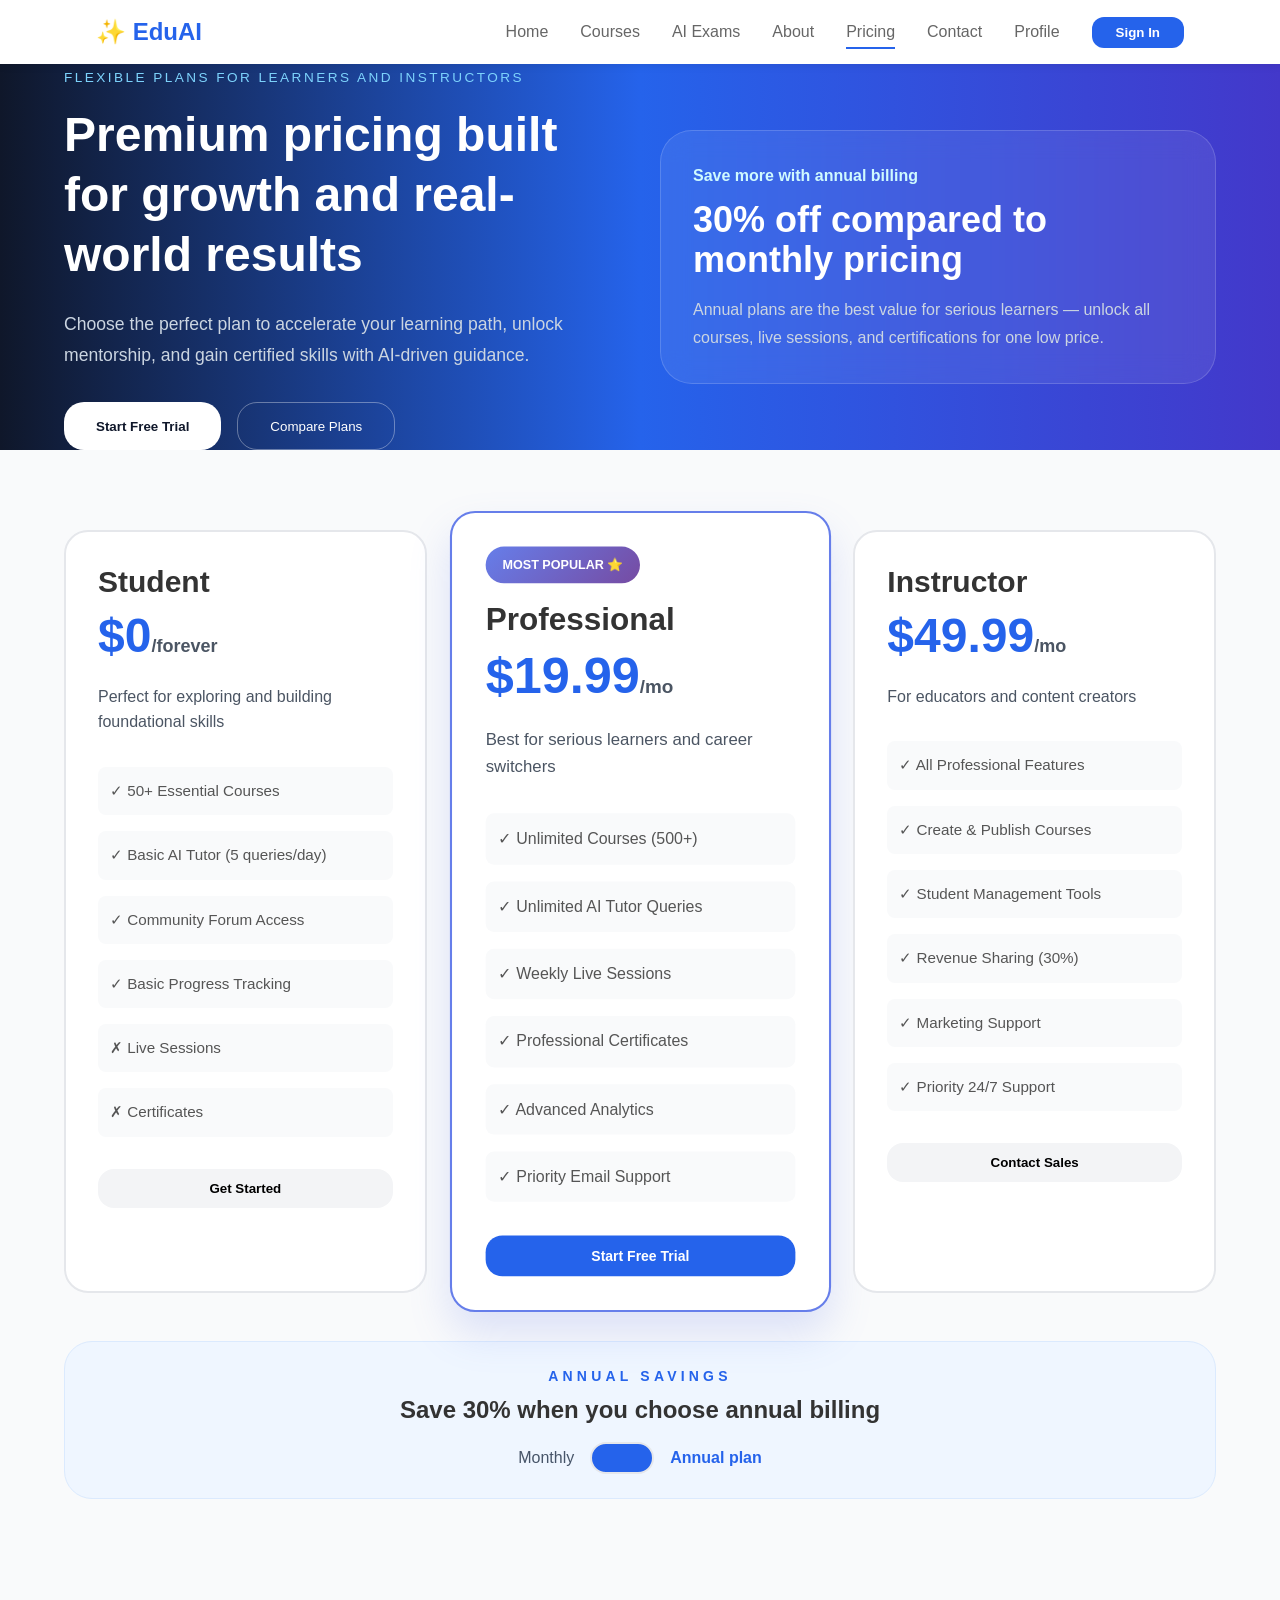
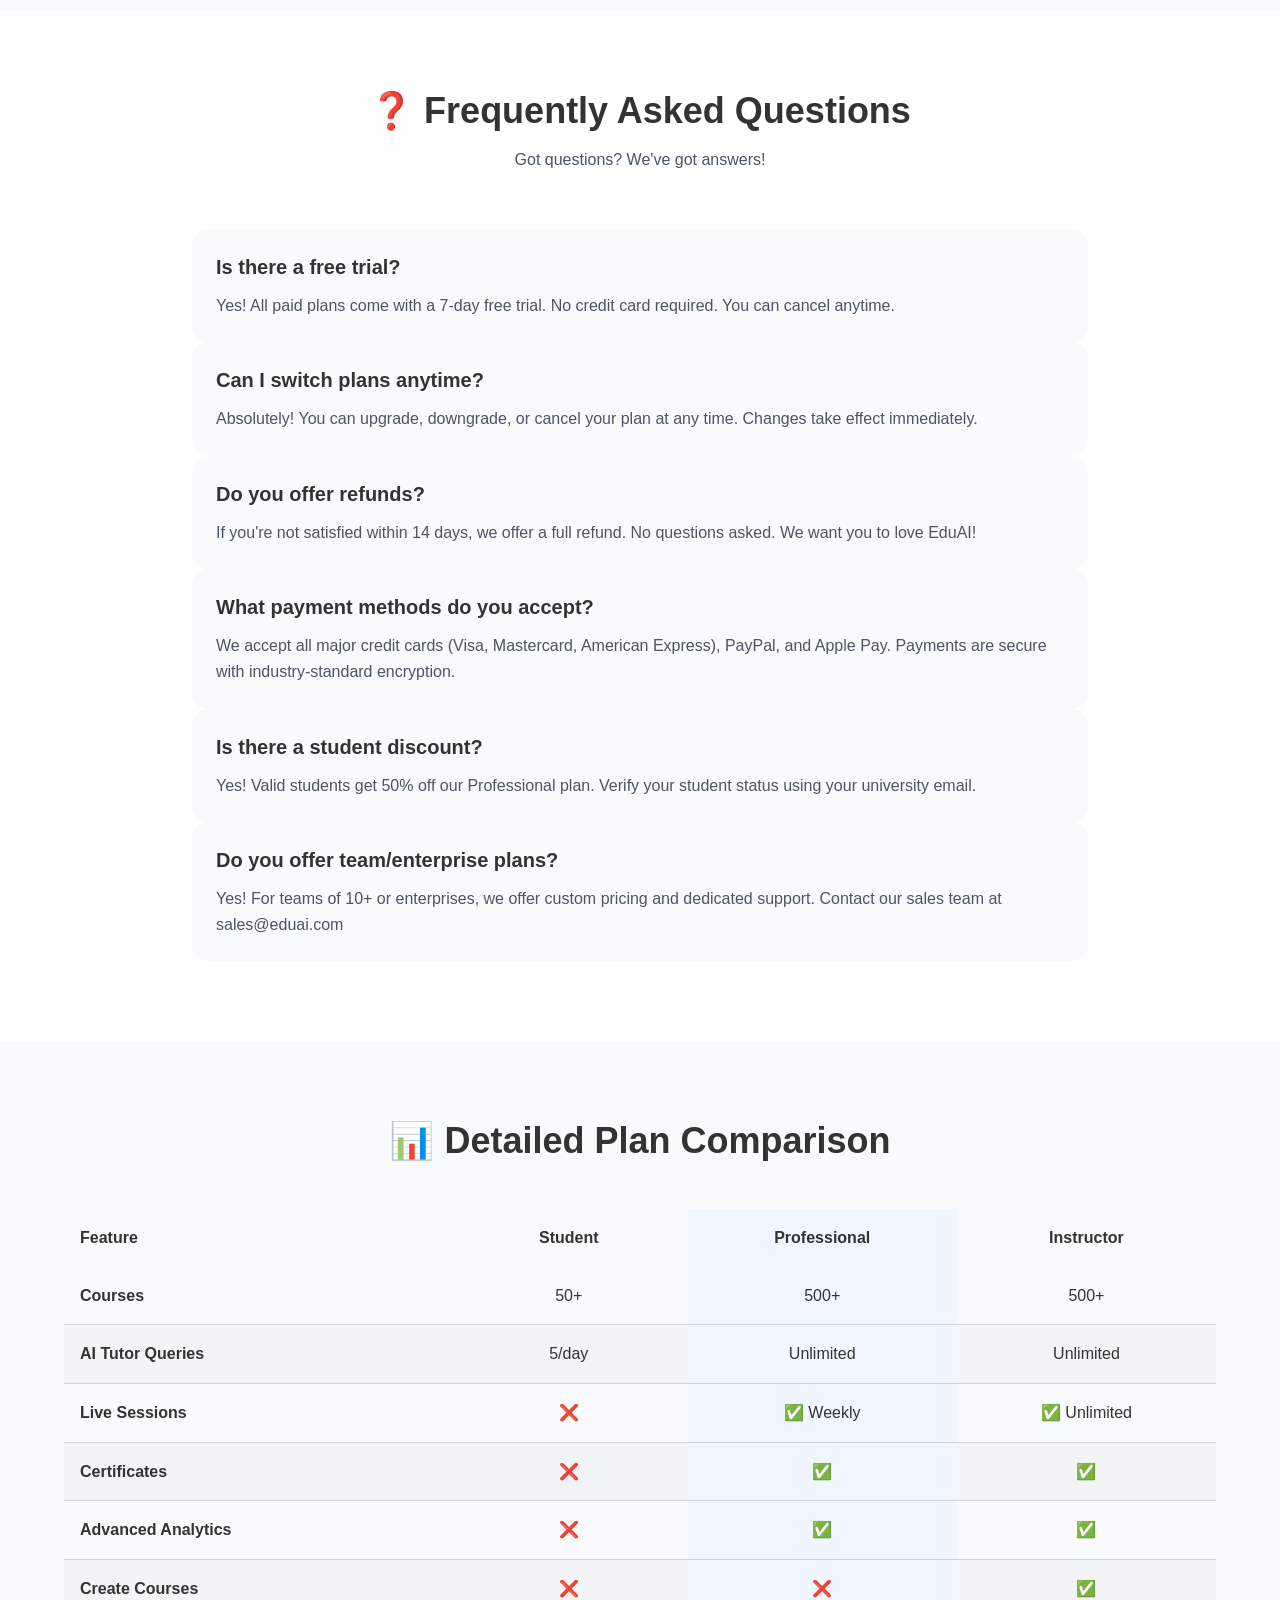
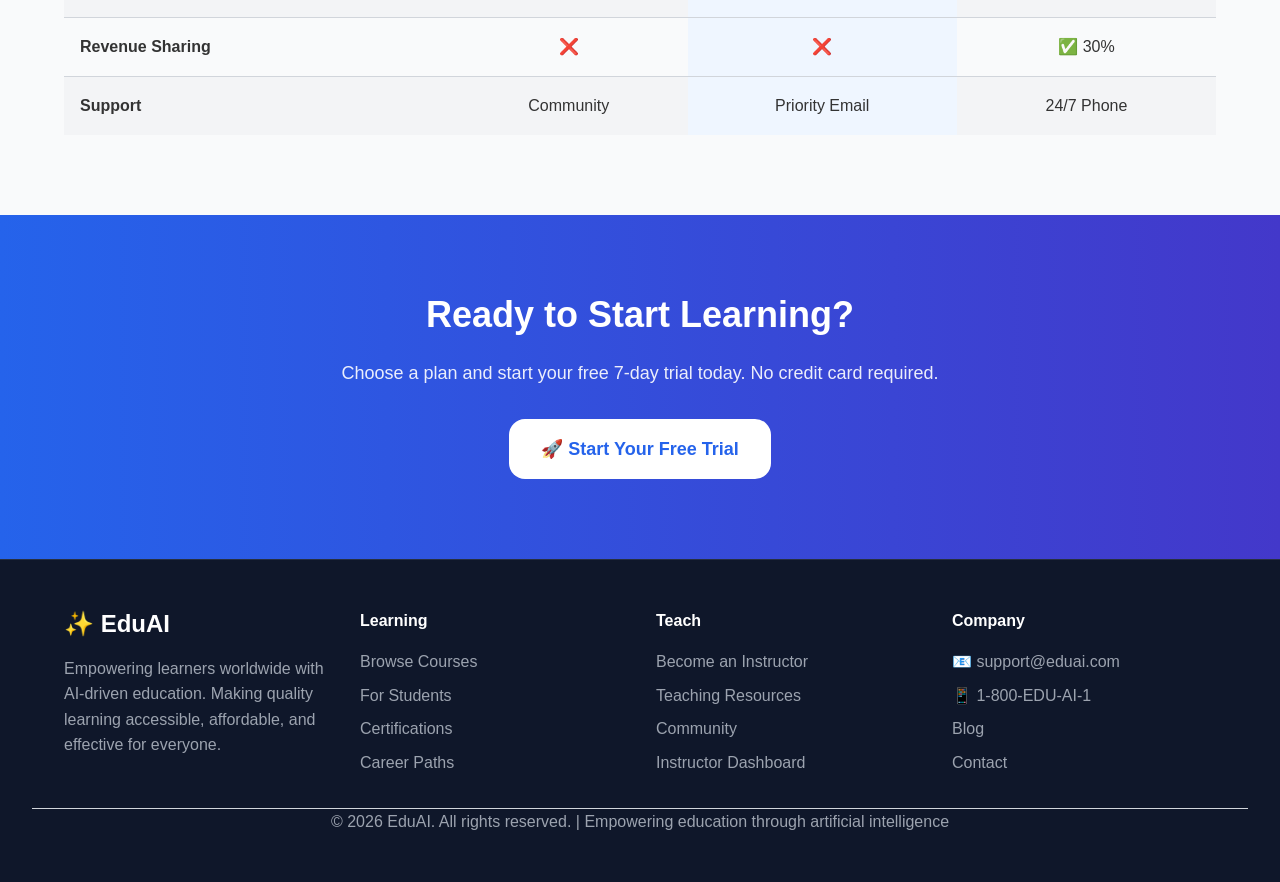
<file: pricing.html>
<!DOCTYPE html>
<html lang="en">
<head>
    <meta charset="UTF-8">
    <meta name="viewport" content="width=device-width, initial-scale=1.0">
    <title>Pricing - EduAI Learning Platform</title>
    <link rel="stylesheet" href="gd.css">
</head>
<body>
    <div class="container">
        <!-- Navigation -->
        <nav class="navbar">
            <div class="max-w-6xl mx-auto px-8 py-4 flex justify-between items-center">
                <a href="index.html" class="text-2xl font-bold text-blue-600">✨ EduAI</a>
                <div class="flex gap-8 items-center nav-menu">
                    <a href="index.html" class="nav-link">Home</a>
                    <a href="courses.html" class="nav-link">Courses</a>
                    <a href="exams.html" class="nav-link">AI Exams</a>
                    <a href="about.html" class="nav-link">About</a>
                    <a href="pricing.html" class="nav-link active">Pricing</a>
                    <a href="contact.html" class="nav-link">Contact</a>
                    <a href="user.html" class="nav-link">Profile</a>
                    <button class="btn-primary" onclick="window.location.href='signin.html'">Sign In</button>
                </div>
                <button class="hamburger" id="hamburger">☰</button>
            </div>
        </nav>

        <!-- Page Header -->
        <section class="page-hero page-hero-pricing px-8 py-16 text-white">
            <div class="max-w-6xl mx-auto grid lg:grid-cols-2 gap-10 items-center">
                <div>
                    <p class="hero-tag">Flexible plans for learners and instructors</p>
                    <h1 class="text-5xl font-bold mb-6 leading-tight">Premium pricing built for growth and real-world results</h1>
                    <p class="hero-subtitle">Choose the perfect plan to accelerate your learning path, unlock mentorship, and gain certified skills with AI-driven guidance.</p>
                    <div class="flex flex-wrap gap-4">
                        <button class="hero-btn">Start Free Trial</button>
                        <button class="hero-btn-secondary">Compare Plans</button>
                    </div>
                </div>
                <div class="pricing-banner">
                    <p class="font-semibold text-cyan-100 mb-3">Save more with annual billing</p>
                    <p class="text-4xl font-bold">30% off compared to monthly pricing</p>
                    <p class="pricing-banner-copy">Annual plans are the best value for serious learners — unlock all courses, live sessions, and certifications for one low price.</p>
                </div>
            </div>
        </section>

        <!-- Pricing Cards -->
        <section class="px-8 py-20 bg-gray-50">
            <div class="max-w-6xl mx-auto">
                <div class="grid md:grid-cols-3 gap-8 mb-12">
                    <!-- Free Plan -->
                    <div class="pricing-card">
                        <h3 class="text-3xl font-bold mb-3">Student</h3>
                        <p class="text-5xl font-bold text-blue-600 mb-6">$0<span class="text-lg text-gray-600">/forever</span></p>
                        <p class="text-gray-600 mb-8">Perfect for exploring and building foundational skills</p>
                        <div class="space-y-4 mb-8">
                            <div class="price-feature">✓ 50+ Essential Courses</div>
                            <div class="price-feature">✓ Basic AI Tutor (5 queries/day)</div>
                            <div class="price-feature">✓ Community Forum Access</div>
                            <div class="price-feature">✓ Basic Progress Tracking</div>
                            <div class="price-feature">✗ Live Sessions</div>
                            <div class="price-feature">✗ Certificates</div>
                        </div>
                        <button class="w-full bg-gray-100 text-black py-3 rounded-2xl font-semibold hover-lift">Get Started</button>
                    </div>

                    <!-- Professional Plan (Featured) -->
                    <div class="pricing-card featured">
                        <div class="badge-popular">Most Popular ⭐</div>
                        <h3 class="text-3xl font-bold mb-3">Professional</h3>
                        <p class="text-5xl font-bold text-blue-600 mb-6">$19.99<span class="text-lg text-gray-600">/mo</span></p>
                        <p class="text-gray-600 mb-8">Best for serious learners and career switchers</p>
                        <div class="space-y-4 mb-8">
                            <div class="price-feature">✓ Unlimited Courses (500+)</div>
                            <div class="price-feature">✓ Unlimited AI Tutor Queries</div>
                            <div class="price-feature">✓ Weekly Live Sessions</div>
                            <div class="price-feature">✓ Professional Certificates</div>
                            <div class="price-feature">✓ Advanced Analytics</div>
                            <div class="price-feature">✓ Priority Email Support</div>
                        </div>
                        <button class="w-full bg-blue-600 text-white py-3 rounded-2xl font-semibold hover-lift">Start Free Trial</button>
                    </div>

                    <!-- Instructor Plan -->
                    <div class="pricing-card">
                        <h3 class="text-3xl font-bold mb-3">Instructor</h3>
                        <p class="text-5xl font-bold text-blue-600 mb-6">$49.99<span class="text-lg text-gray-600">/mo</span></p>
                        <p class="text-gray-600 mb-8">For educators and content creators</p>
                        <div class="space-y-4 mb-8">
                            <div class="price-feature">✓ All Professional Features</div>
                            <div class="price-feature">✓ Create & Publish Courses</div>
                            <div class="price-feature">✓ Student Management Tools</div>
                            <div class="price-feature">✓ Revenue Sharing (30%)</div>
                            <div class="price-feature">✓ Marketing Support</div>
                            <div class="price-feature">✓ Priority 24/7 Support</div>
                        </div>
                        <button class="w-full bg-gray-100 text-black py-3 rounded-2xl font-semibold hover-lift">Contact Sales</button>
                    </div>
                </div>

                <!-- Billing Toggle -->
                <div class="text-center mb-8 billing-card">
                    <div class="flex flex-col md:flex-row md:items-center md:justify-between gap-4">
                        <div>
                            <p class="text-sm uppercase tracking-wide text-blue-600 font-semibold mb-2">Annual savings</p>
                            <p class="text-2xl font-bold">Save 30% when you choose annual billing</p>
                        </div>
                        <div class="flex items-center gap-4 justify-center">
                            <span class="text-slate-600">Monthly</span>
                            <button class="w-16 h-8 bg-blue-600 rounded-full relative cursor-pointer toggle-billing">
                                <div class="w-7 h-7 bg-white rounded-full absolute left-1 top-0.5 transition-all"></div>
                            </button>
                            <span class="font-semibold text-blue-600">Annual plan</span>
                        </div>
                    </div>
                </div>
            </div>
        </section>

        <!-- FAQ Section -->
        <section class="px-8 py-20 bg-white">
            <div class="max-w-4xl mx-auto">
                <div class="text-center mb-14">
                    <h2 class="text-4xl font-bold mb-4">❓ Frequently Asked Questions</h2>
                    <p class="text-gray-600">Got questions? We've got answers!</p>
                </div>

                <div class="space-y-6">
                    <div class="bg-gray-50 p-6 rounded-2xl">
                        <h3 class="text-xl font-bold mb-3">Is there a free trial?</h3>
                        <p class="text-gray-600">Yes! All paid plans come with a 7-day free trial. No credit card required. You can cancel anytime.</p>
                    </div>

                    <div class="bg-gray-50 p-6 rounded-2xl">
                        <h3 class="text-xl font-bold mb-3">Can I switch plans anytime?</h3>
                        <p class="text-gray-600">Absolutely! You can upgrade, downgrade, or cancel your plan at any time. Changes take effect immediately.</p>
                    </div>

                    <div class="bg-gray-50 p-6 rounded-2xl">
                        <h3 class="text-xl font-bold mb-3">Do you offer refunds?</h3>
                        <p class="text-gray-600">If you're not satisfied within 14 days, we offer a full refund. No questions asked. We want you to love EduAI!</p>
                    </div>

                    <div class="bg-gray-50 p-6 rounded-2xl">
                        <h3 class="text-xl font-bold mb-3">What payment methods do you accept?</h3>
                        <p class="text-gray-600">We accept all major credit cards (Visa, Mastercard, American Express), PayPal, and Apple Pay. Payments are secure with industry-standard encryption.</p>
                    </div>

                    <div class="bg-gray-50 p-6 rounded-2xl">
                        <h3 class="text-xl font-bold mb-3">Is there a student discount?</h3>
                        <p class="text-gray-600">Yes! Valid students get 50% off our Professional plan. Verify your student status using your university email.</p>
                    </div>

                    <div class="bg-gray-50 p-6 rounded-2xl">
                        <h3 class="text-xl font-bold mb-3">Do you offer team/enterprise plans?</h3>
                        <p class="text-gray-600">Yes! For teams of 10+ or enterprises, we offer custom pricing and dedicated support. Contact our sales team at sales@eduai.com</p>
                    </div>
                </div>
            </div>
        </section>

        <!-- Comparison Table -->
        <section class="px-8 py-20 bg-gray-50">
            <div class="max-w-6xl mx-auto">
                <h2 class="text-4xl font-bold mb-12 text-center">📊 Detailed Plan Comparison</h2>
                
                <div class="overflow-x-auto">
                    <table class="w-full">
                        <thead>
                            <tr class="border-b-2 border-gray-300">
                                <th class="text-left py-4 px-4 font-bold">Feature</th>
                                <th class="text-center py-4 px-4 font-bold">Student</th>
                                <th class="text-center py-4 px-4 font-bold bg-blue-50">Professional</th>
                                <th class="text-center py-4 px-4 font-bold">Instructor</th>
                            </tr>
                        </thead>
                        <tbody>
                            <tr class="border-b border-gray-200">
                                <td class="py-4 px-4 font-semibold">Courses</td>
                                <td class="text-center py-4 px-4">50+</td>
                                <td class="text-center py-4 px-4 bg-blue-50">500+</td>
                                <td class="text-center py-4 px-4">500+</td>
                            </tr>
                            <tr class="border-b border-gray-200 bg-gray-100">
                                <td class="py-4 px-4 font-semibold">AI Tutor Queries</td>
                                <td class="text-center py-4 px-4">5/day</td>
                                <td class="text-center py-4 px-4 bg-blue-50">Unlimited</td>
                                <td class="text-center py-4 px-4">Unlimited</td>
                            </tr>
                            <tr class="border-b border-gray-200">
                                <td class="py-4 px-4 font-semibold">Live Sessions</td>
                                <td class="text-center py-4 px-4">❌</td>
                                <td class="text-center py-4 px-4 bg-blue-50">✅ Weekly</td>
                                <td class="text-center py-4 px-4">✅ Unlimited</td>
                            </tr>
                            <tr class="border-b border-gray-200 bg-gray-100">
                                <td class="py-4 px-4 font-semibold">Certificates</td>
                                <td class="text-center py-4 px-4">❌</td>
                                <td class="text-center py-4 px-4 bg-blue-50">✅</td>
                                <td class="text-center py-4 px-4">✅</td>
                            </tr>
                            <tr class="border-b border-gray-200">
                                <td class="py-4 px-4 font-semibold">Advanced Analytics</td>
                                <td class="text-center py-4 px-4">❌</td>
                                <td class="text-center py-4 px-4 bg-blue-50">✅</td>
                                <td class="text-center py-4 px-4">✅</td>
                            </tr>
                            <tr class="border-b border-gray-200 bg-gray-100">
                                <td class="py-4 px-4 font-semibold">Create Courses</td>
                                <td class="text-center py-4 px-4">❌</td>
                                <td class="text-center py-4 px-4 bg-blue-50">❌</td>
                                <td class="text-center py-4 px-4">✅</td>
                            </tr>
                            <tr class="border-b border-gray-200">
                                <td class="py-4 px-4 font-semibold">Revenue Sharing</td>
                                <td class="text-center py-4 px-4">❌</td>
                                <td class="text-center py-4 px-4 bg-blue-50">❌</td>
                                <td class="text-center py-4 px-4">✅ 30%</td>
                            </tr>
                            <tr class="bg-gray-100">
                                <td class="py-4 px-4 font-semibold">Support</td>
                                <td class="text-center py-4 px-4">Community</td>
                                <td class="text-center py-4 px-4 bg-blue-50">Priority Email</td>
                                <td class="text-center py-4 px-4">24/7 Phone</td>
                            </tr>
                        </tbody>
                    </table>
                </div>
            </div>
        </section>

        <!-- CTA Section -->
        <section class="page-cta px-8 py-20 text-white">
            <div class="max-w-4xl mx-auto text-center">
                <h2 class="text-4xl font-bold mb-6">Ready to Start Learning?</h2>
                <p class="text-lg opacity-90 mb-8">Choose a plan and start your free 7-day trial today. No credit card required.</p>
                <button class="px-8 py-4 bg-white text-blue-600 rounded-2xl font-semibold text-lg hover-lift">
                    🚀 Start Your Free Trial
                </button>
            </div>
        </section>

        <!-- Footer -->
        <footer class="bg-dark text-white px-8 py-12">
            <div class="max-w-6xl mx-auto grid md:grid-cols-4 gap-8 mb-8">
                <div>
                    <h3 class="text-2xl font-bold mb-4">✨ EduAI</h3>
                    <p class="text-gray-400">Empowering learners worldwide with AI-driven education. Making quality learning accessible, affordable, and effective for everyone.</p>
                </div>
                <div>
                    <h4 class="font-semibold mb-4">Learning</h4>
                    <div class="space-y-2 text-gray-400">
                        <p><a href="courses.html" class="hover:text-white transition">Browse Courses</a></p>
                        <p><a href="courses.html" class="hover:text-white transition">For Students</a></p>
                        <p><a href="about.html" class="hover:text-white transition">Certifications</a></p>
                        <p><a href="about.html" class="hover:text-white transition">Career Paths</a></p>
                    </div>
                </div>
                <div>
                    <h4 class="font-semibold mb-4">Teach</h4>
                    <div class="space-y-2 text-gray-400">
                        <p><a href="about.html" class="hover:text-white transition">Become an Instructor</a></p>
                        <p><a href="about.html" class="hover:text-white transition">Teaching Resources</a></p>
                        <p><a href="about.html" class="hover:text-white transition">Community</a></p>
                        <p><a href="about.html" class="hover:text-white transition">Instructor Dashboard</a></p>
                    </div>
                </div>
                <div>
                    <h4 class="font-semibold mb-4">Company</h4>
                    <div class="space-y-2 text-gray-400">
                        <p>📧 support@eduai.com</p>
                        <p>📱 1-800-EDU-AI-1</p>
                        <p><a href="about.html" class="hover:text-white transition">Blog</a></p>
                        <p><a href="contact.html" class="hover:text-white transition">Contact</a></p>
                    </div>
                </div>
            </div>
            <div class="border-t border-gray-700 pt-8 text-center text-gray-400">
                <p>&copy; 2026 EduAI. All rights reserved. | Empowering education through artificial intelligence</p>
            </div>
        </footer>
    </div>

    <script>
        // Mobile menu toggle
        const hamburger = document.getElementById('hamburger');
        const navMenu = document.querySelector('.nav-menu');
        
        hamburger.addEventListener('click', () => {
            navMenu.classList.toggle('active');
        });

        // Billing toggle
        const billingToggle = document.querySelector('.toggle-billing');
        billingToggle.addEventListener('click', function() {
            this.classList.toggle('active');
        });
    </script>
</body>
</html>
</file>
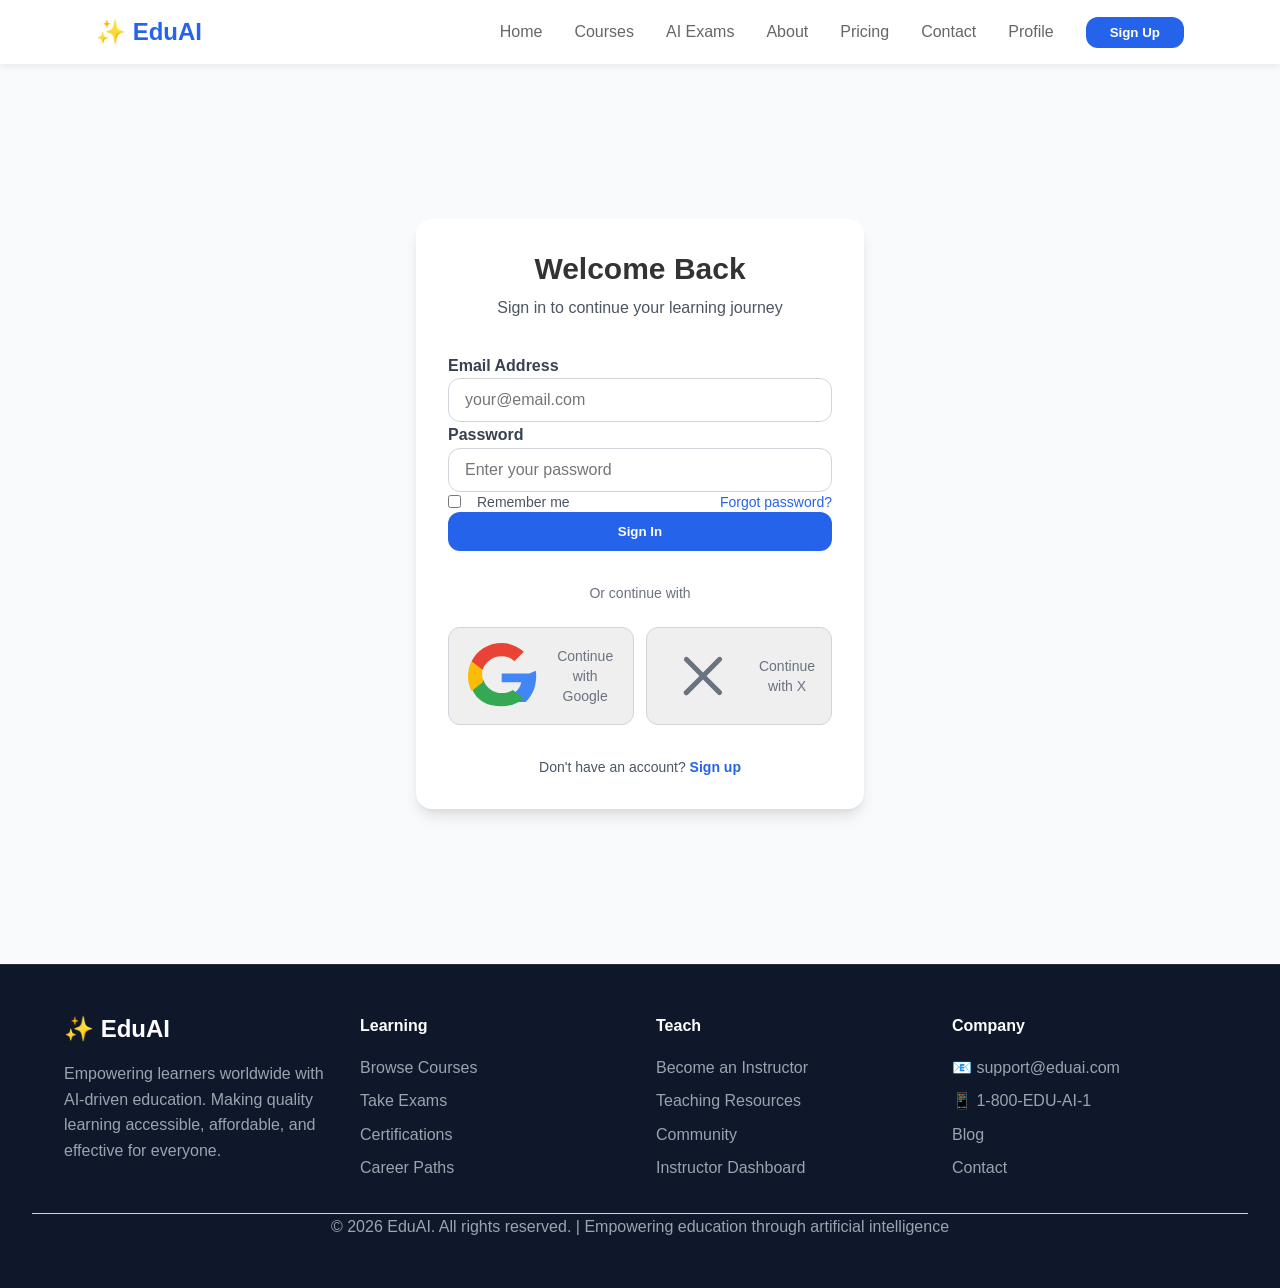
<file: signin.html>
<!DOCTYPE html>
<html lang="en">
<head>
    <meta charset="UTF-8">
    <meta name="viewport" content="width=device-width, initial-scale=1.0">
    <title>Sign In - EduAI Learning Platform</title>
    <link rel="stylesheet" href="gd.css">
</head>
<body>
    <div class="container">
        <!-- Navigation -->
        <nav class="navbar">
            <div class="max-w-6xl mx-auto px-8 py-4 flex justify-between items-center">
                <a href="index.html" class="text-2xl font-bold text-blue-600">✨ EduAI</a>
                <div class="flex gap-8 items-center nav-menu">
                    <a href="index.html" class="nav-link">Home</a>
                    <a href="courses.html" class="nav-link">Courses</a>
                    <a href="exams.html" class="nav-link">AI Exams</a>
                    <a href="about.html" class="nav-link">About</a>
                    <a href="pricing.html" class="nav-link">Pricing</a>
                    <a href="contact.html" class="nav-link">Contact</a>
                    <a href="user.html" class="nav-link">Profile</a>
                    <button class="btn-primary" onclick="window.location.href='signup.html'">Sign Up</button>
                </div>
                <button class="hamburger" id="hamburger">☰</button>
            </div>
        </nav>

        <!-- Sign In Section -->
        <section class="px-8 py-20 bg-gray-50 min-h-screen flex items-center">
            <div class="max-w-md mx-auto bg-white rounded-2xl shadow-lg p-8 w-full">
                <div class="text-center mb-8">
                    <h1 class="text-3xl font-bold mb-2">Welcome Back</h1>
                    <p class="text-gray-600">Sign in to continue your learning journey</p>
                </div>

                <form class="space-y-6">
                    <div>
                        <label class="block text-gray-700 font-semibold mb-2">Email Address</label>
                        <input type="email" placeholder="your@email.com" class="w-full border rounded-lg px-4 py-3 focus:outline-none focus:border-blue-500" required>
                    </div>

                    <div>
                        <label class="block text-gray-700 font-semibold mb-2">Password</label>
                        <input type="password" placeholder="Enter your password" class="w-full border rounded-lg px-4 py-3 focus:outline-none focus:border-blue-500" required>
                    </div>

                    <div class="flex items-center justify-between">
                        <label class="flex items-center">
                            <input type="checkbox" class="mr-2">
                            <span class="text-sm text-gray-600">Remember me</span>
                        </label>
                        <a href="#" class="text-sm text-blue-600 hover:underline">Forgot password?</a>
                    </div>

                    <button type="submit" class="w-full bg-blue-600 text-white py-3 rounded-lg font-semibold hover-lift">
                        Sign In
                    </button>
                </form>

                <div class="mt-8">
                    <div class="relative">
                        <div class="absolute inset-0 flex items-center">
                            <div class="w-full border-t border-gray-300"></div>
                        </div>
                        <div class="relative flex justify-center text-sm">
                            <span class="px-2 bg-white text-gray-500">Or continue with</span>
                        </div>
                    </div>

                    <div class="mt-6 grid grid-cols-2 gap-3">
                        <button class="w-full border border-gray-300 rounded-lg py-2 px-4 text-sm font-medium text-gray-500 hover:bg-gray-50">
                            <span class="flex items-center justify-center">
                                <svg class="w-5 h-5 mr-2" viewBox="0 0 24 24" aria-hidden="true">
                                    <path d="M21.35 11.1h-9.17v2.96h6.5c-.28 1.47-1.1 2.7-2.34 3.54v2.95h3.79c2.22-2.04 3.5-5.06 3.5-8.7 0-.57-.05-1.12-.12-1.66z" fill="#4285F4"/>
                                    <path d="M12.18 22c2.97 0 5.46-.98 7.28-2.66l-3.57-2.77c-.99.66-2.24 1.06-3.71 1.06-2.86 0-5.29-1.93-6.16-4.53H2.18v2.84C3.99 20.53 7.7 22 12.18 22z" fill="#34A853"/>
                                    <path d="M6.02 13.27c-.22-.66-.35-1.36-.35-2.08s.13-1.42.35-2.08V7.07H2.18C1.43 8.55 1 10.22 1 12c0 1.78.43 3.45 1.18 4.93l2.85-2.22.81-.62z" fill="#FBBC05"/>
                                    <path d="M12.18 5.38c1.62 0 3.06.57 4.21 1.64l3.15-3.15C17.45 2.09 14.97 1 12.18 1 7.7 1 3.99 3.47 2.18 7.07l3.66 2.84c.87-2.6 3.3-4.53 6.14-4.53z" fill="#EA4335"/>
                                </svg>
                                Continue with Google
                            </span>
                        </button>
                        <button class="w-full border border-gray-300 rounded-lg py-2 px-4 text-sm font-medium text-gray-500 hover:bg-gray-50">
                            <span class="flex items-center justify-center">
                                <svg class="w-5 h-5 mr-2" viewBox="0 0 24 24" aria-hidden="true">
                                    <path d="M17.53 6.47a.75.75 0 0 0-1.06 0L12 10.94 7.53 6.47A.75.75 0 0 0 6.47 7.53L10.94 12l-4.47 4.47a.75.75 0 1 0 1.06 1.06L12 13.06l4.47 4.47a.75.75 0 0 0 1.06-1.06L13.06 12l4.47-4.47a.75.75 0 0 0 0-1.06z" fill="currentColor"/>
                                </svg>
                                Continue with X
                            </span>
                        </button>
                    </div>
                </div>

                <p class="mt-8 text-center text-sm text-gray-600">
                    Don't have an account?
                    <a href="signup.html" class="text-blue-600 font-semibold hover:underline">Sign up</a>
                </p>
            </div>
        </section>

        <!-- Footer -->
        <footer class="bg-dark text-white px-8 py-12">
            <div class="max-w-6xl mx-auto grid md:grid-cols-4 gap-8 mb-8">
                <div>
                    <h3 class="text-2xl font-bold mb-4">✨ EduAI</h3>
                    <p class="text-gray-400">Empowering learners worldwide with AI-driven education. Making quality learning accessible, affordable, and effective for everyone.</p>
                </div>
                <div>
                    <h4 class="font-semibold mb-4">Learning</h4>
                    <div class="space-y-2 text-gray-400">
                        <p><a href="courses.html" class="hover:text-white transition">Browse Courses</a></p>
                        <p><a href="exams.html" class="hover:text-white transition">Take Exams</a></p>
                        <p><a href="about.html" class="hover:text-white transition">Certifications</a></p>
                        <p><a href="about.html" class="hover:text-white transition">Career Paths</a></p>
                    </div>
                </div>
                <div>
                    <h4 class="font-semibold mb-4">Teach</h4>
                    <div class="space-y-2 text-gray-400">
                        <p><a href="about.html" class="hover:text-white transition">Become an Instructor</a></p>
                        <p><a href="about.html" class="hover:text-white transition">Teaching Resources</a></p>
                        <p><a href="about.html" class="hover:text-white transition">Community</a></p>
                        <p><a href="about.html" class="hover:text-white transition">Instructor Dashboard</a></p>
                    </div>
                </div>
                <div>
                    <h4 class="font-semibold mb-4">Company</h4>
                    <div class="space-y-2 text-gray-400">
                        <p>📧 support@eduai.com</p>
                        <p>📱 1-800-EDU-AI-1</p>
                        <p><a href="about.html" class="hover:text-white transition">Blog</a></p>
                        <p><a href="contact.html" class="hover:text-white transition">Contact</a></p>
                    </div>
                </div>
            </div>
            <div class="border-t border-gray-700 pt-8 text-center text-gray-400">
                <p>&copy; 2026 EduAI. All rights reserved. | Empowering education through artificial intelligence</p>
            </div>
        </footer>
    </div>

    <script>
        // Mobile navigation toggle
        const hamburger = document.getElementById('hamburger');
        const navMenu = document.querySelector('.nav-menu');

        hamburger.addEventListener('click', () => {
            navMenu.classList.toggle('active');
        });

        // Close menu when clicking outside
        document.addEventListener('click', (e) => {
            if (!hamburger.contains(e.target) && !navMenu.contains(e.target)) {
                navMenu.classList.remove('active');
            }
        });
    </script>
</body>
</html>
</file>
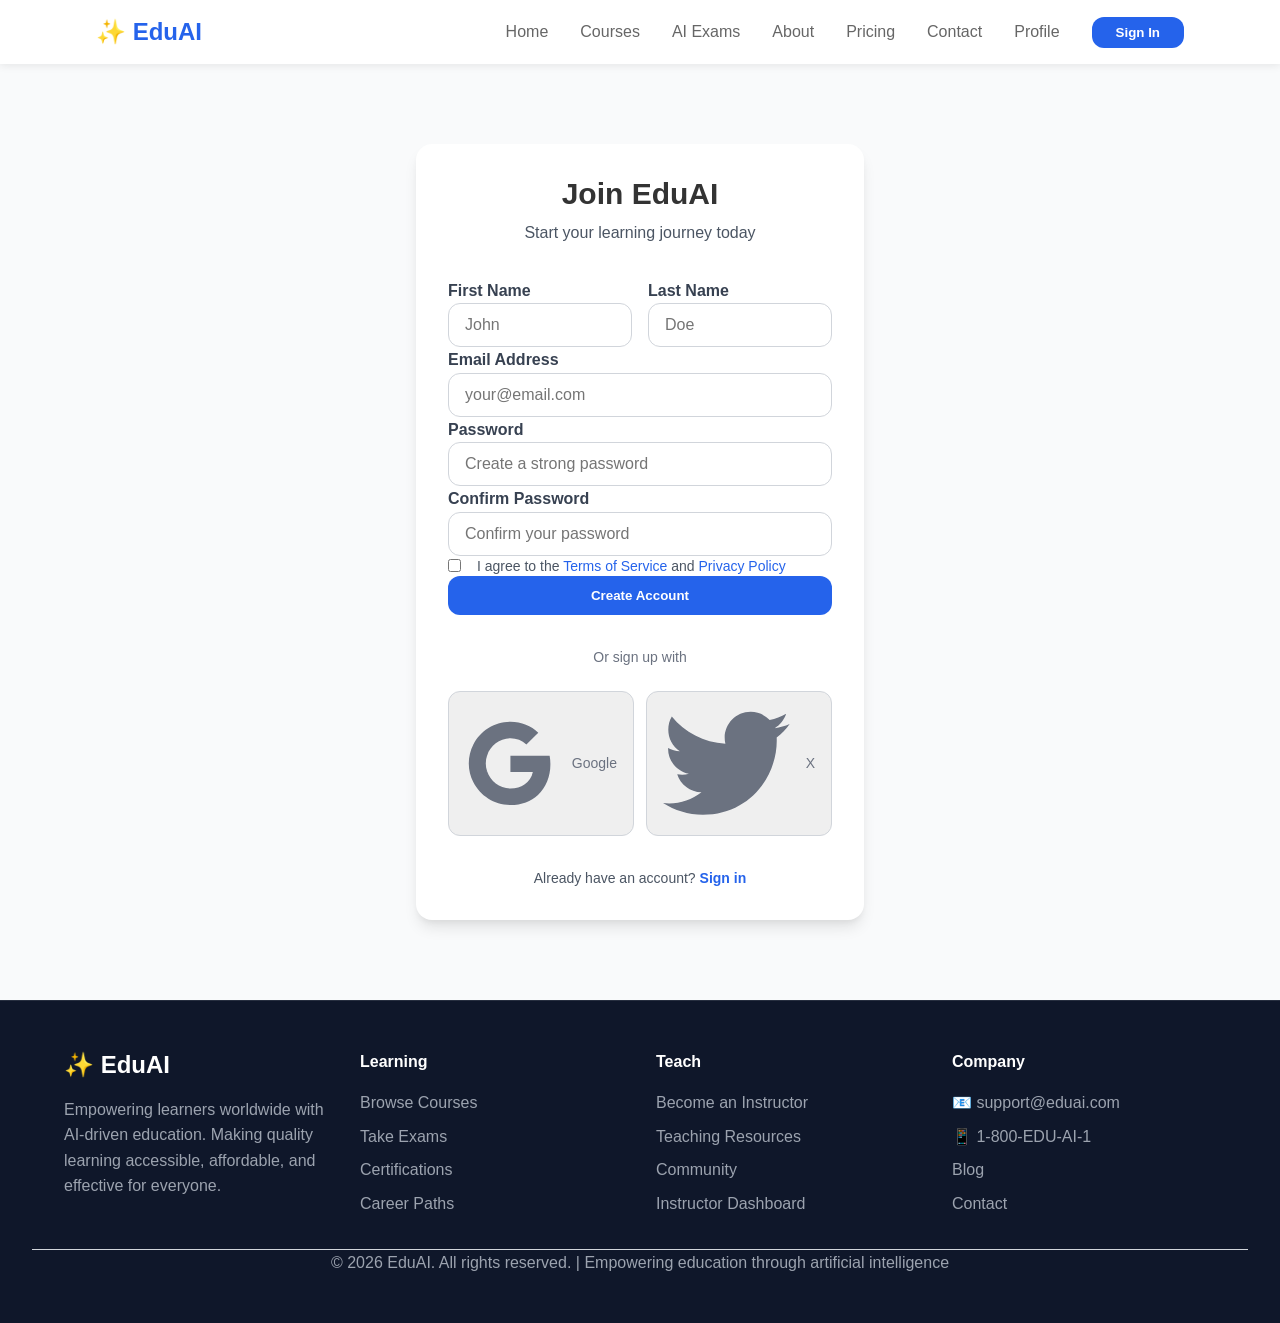
<file: signup.html>
<!DOCTYPE html>
<html lang="en">
<head>
    <meta charset="UTF-8">
    <meta name="viewport" content="width=device-width, initial-scale=1.0">
    <title>Sign Up - EduAI Learning Platform</title>
    <link rel="stylesheet" href="gd.css">
</head>
<body>
    <div class="container">
        <!-- Navigation -->
        <nav class="navbar">
            <div class="max-w-6xl mx-auto px-8 py-4 flex justify-between items-center">
                <a href="index.html" class="text-2xl font-bold text-blue-600">✨ EduAI</a>
                <div class="flex gap-8 items-center nav-menu">
                    <a href="index.html" class="nav-link">Home</a>
                    <a href="courses.html" class="nav-link">Courses</a>
                    <a href="exams.html" class="nav-link">AI Exams</a>
                    <a href="about.html" class="nav-link">About</a>
                    <a href="pricing.html" class="nav-link">Pricing</a>
                    <a href="contact.html" class="nav-link">Contact</a>
                    <a href="user.html" class="nav-link">Profile</a>
                    <button class="btn-primary" onclick="window.location.href='signin.html'">Sign In</button>
                </div>
                <button class="hamburger" id="hamburger">☰</button>
            </div>
        </nav>

        <!-- Sign Up Section -->
        <section class="px-8 py-20 bg-gray-50 min-h-screen flex items-center">
            <div class="max-w-md mx-auto bg-white rounded-2xl shadow-lg p-8 w-full">
                <div class="text-center mb-8">
                    <h1 class="text-3xl font-bold mb-2">Join EduAI</h1>
                    <p class="text-gray-600">Start your learning journey today</p>
                </div>

                <form class="space-y-6">
                    <div class="grid grid-cols-2 gap-4">
                        <div>
                            <label class="block text-gray-700 font-semibold mb-2">First Name</label>
                            <input type="text" placeholder="John" class="w-full border rounded-lg px-4 py-3 focus:outline-none focus:border-blue-500" required>
                        </div>
                        <div>
                            <label class="block text-gray-700 font-semibold mb-2">Last Name</label>
                            <input type="text" placeholder="Doe" class="w-full border rounded-lg px-4 py-3 focus:outline-none focus:border-blue-500" required>
                        </div>
                    </div>

                    <div>
                        <label class="block text-gray-700 font-semibold mb-2">Email Address</label>
                        <input type="email" placeholder="your@email.com" class="w-full border rounded-lg px-4 py-3 focus:outline-none focus:border-blue-500" required>
                    </div>

                    <div>
                        <label class="block text-gray-700 font-semibold mb-2">Password</label>
                        <input type="password" placeholder="Create a strong password" class="w-full border rounded-lg px-4 py-3 focus:outline-none focus:border-blue-500" required>
                    </div>

                    <div>
                        <label class="block text-gray-700 font-semibold mb-2">Confirm Password</label>
                        <input type="password" placeholder="Confirm your password" class="w-full border rounded-lg px-4 py-3 focus:outline-none focus:border-blue-500" required>
                    </div>

                    <div class="flex items-center">
                        <input type="checkbox" class="mr-2" required>
                        <span class="text-sm text-gray-600">
                            I agree to the <a href="#" class="text-blue-600 hover:underline">Terms of Service</a> and <a href="#" class="text-blue-600 hover:underline">Privacy Policy</a>
                        </span>
                    </div>

                    <button type="submit" class="w-full bg-blue-600 text-white py-3 rounded-lg font-semibold hover-lift">
                        Create Account
                    </button>
                </form>

                <div class="mt-8">
                    <div class="relative">
                        <div class="absolute inset-0 flex items-center">
                            <div class="w-full border-t border-gray-300"></div>
                        </div>
                        <div class="relative flex justify-center text-sm">
                            <span class="px-2 bg-white text-gray-500">Or sign up with</span>
                        </div>
                    </div>

                    <div class="mt-6 grid grid-cols-2 gap-3">
                        <button class="w-full border border-gray-300 rounded-lg py-2 px-4 text-sm font-medium text-gray-500 hover:bg-gray-50">
                            <span class="flex items-center justify-center">
                                <svg class="w-5 h-5 mr-2" viewBox="0 0 24 24">
                                    <path fill="currentColor" d="M22.56 12.25c0-.78-.07-1.53-.2-2.25H12v4.26h5.92c-.26 1.37-1.04 2.53-2.21 3.31v2.77h3.57c2.08-1.92 3.28-4.74 3.28-8.09z"/>
                                    <path fill="currentColor" d="M12 23c2.97 0 5.46-.98 7.28-2.66l-3.57-2.77c-.98.66-2.23 1.06-3.71 1.06-2.86 0-5.29-1.93-6.16-4.53H2.18v2.84C3.99 20.53 7.7 23 12 23z"/>
                                    <path fill="currentColor" d="M5.84 14.09c-.22-.66-.35-1.36-.35-2.09s.13-1.43.35-2.09V7.07H2.18C1.43 8.55 1 10.22 1 12s.43 3.45 1.18 4.93l2.85-2.22.81-.62z"/>
                                    <path fill="currentColor" d="M12 5.38c1.62 0 3.06.56 4.21 1.64l3.15-3.15C17.45 2.09 14.97 1 12 1 7.7 1 3.99 3.47 2.18 7.07l3.66 2.84c.87-2.6 3.3-4.53 6.16-4.53z"/>
                                </svg>
                                Google
                            </span>
                        </button>
                        <button class="w-full border border-gray-300 rounded-lg py-2 px-4 text-sm font-medium text-gray-500 hover:bg-gray-50">
                            <span class="flex items-center justify-center">
                                <svg class="w-5 h-5 mr-2" fill="currentColor" viewBox="0 0 24 24">
                                    <path d="M24 4.557c-.883.392-1.832.656-2.828.775 1.017-.609 1.798-1.574 2.165-2.724-.951.564-2.005.974-3.127 1.195-.897-.957-2.178-1.555-3.594-1.555-3.179 0-5.515 2.966-4.797 6.045-4.091-.205-7.719-2.165-10.148-5.144-1.29 2.213-.669 5.108 1.523 6.574-.806-.026-1.566-.247-2.229-.616-.054 2.281 1.581 4.415 3.949 4.89-.693.188-1.452.232-2.224.084.626 1.956 2.444 3.379 4.6 3.419-2.07 1.623-4.678 2.348-7.29 2.04 2.179 1.397 4.768 2.212 7.548 2.212 9.142 0 14.307-7.721 13.995-14.646.962-.695 1.797-1.562 2.457-2.549z"/>
                                </svg>
                                X
                            </span>
                        </button>
                    </div>
                </div>

                <p class="mt-8 text-center text-sm text-gray-600">
                    Already have an account?
                    <a href="signin.html" class="text-blue-600 font-semibold hover:underline">Sign in</a>
                </p>
            </div>
        </section>

        <!-- Footer -->
        <footer class="bg-dark text-white px-8 py-12">
            <div class="max-w-6xl mx-auto grid md:grid-cols-4 gap-8 mb-8">
                <div>
                    <h3 class="text-2xl font-bold mb-4">✨ EduAI</h3>
                    <p class="text-gray-400">Empowering learners worldwide with AI-driven education. Making quality learning accessible, affordable, and effective for everyone.</p>
                </div>
                <div>
                    <h4 class="font-semibold mb-4">Learning</h4>
                    <div class="space-y-2 text-gray-400">
                        <p><a href="courses.html" class="hover:text-white transition">Browse Courses</a></p>
                        <p><a href="exams.html" class="hover:text-white transition">Take Exams</a></p>
                        <p><a href="about.html" class="hover:text-white transition">Certifications</a></p>
                        <p><a href="about.html" class="hover:text-white transition">Career Paths</a></p>
                    </div>
                </div>
                <div>
                    <h4 class="font-semibold mb-4">Teach</h4>
                    <div class="space-y-2 text-gray-400">
                        <p><a href="about.html" class="hover:text-white transition">Become an Instructor</a></p>
                        <p><a href="about.html" class="hover:text-white transition">Teaching Resources</a></p>
                        <p><a href="about.html" class="hover:text-white transition">Community</a></p>
                        <p><a href="about.html" class="hover:text-white transition">Instructor Dashboard</a></p>
                    </div>
                </div>
                <div>
                    <h4 class="font-semibold mb-4">Company</h4>
                    <div class="space-y-2 text-gray-400">
                        <p>📧 support@eduai.com</p>
                        <p>📱 1-800-EDU-AI-1</p>
                        <p><a href="about.html" class="hover:text-white transition">Blog</a></p>
                        <p><a href="contact.html" class="hover:text-white transition">Contact</a></p>
                    </div>
                </div>
            </div>
            <div class="border-t border-gray-700 pt-8 text-center text-gray-400">
                <p>&copy; 2026 EduAI. All rights reserved. | Empowering education through artificial intelligence</p>
            </div>
        </footer>
    </div>

    <script>
        // Mobile navigation toggle
        const hamburger = document.getElementById('hamburger');
        const navMenu = document.querySelector('.nav-menu');

        hamburger.addEventListener('click', () => {
            navMenu.classList.toggle('active');
        });

        // Close menu when clicking outside
        document.addEventListener('click', (e) => {
            if (!hamburger.contains(e.target) && !navMenu.contains(e.target)) {
                navMenu.classList.remove('active');
            }
        });
    </script>
</body>
</html>
</file>
<file: gd.css>
/* ============================================
   RESET & BASE STYLES
   ============================================ */
* {
    margin: 0;
    padding: 0;
    box-sizing: border-box;
}

html {
    scroll-behavior: smooth;
}

body {
    font-family: 'Inter', 'Segoe UI', Roboto, 'Helvetica Neue', sans-serif;
    line-height: 1.6;
    color: #333;
    background-color: #fff;
    overflow-x: hidden;
}

a {
    text-decoration: none;
    color: inherit;
}

a:hover {
    color: #2563eb;
}

/* ============================================
   NAVIGATION
   ============================================ */
.navbar {
    position: sticky;
    top: 0;
    z-index: 100;
    background: white;
    box-shadow: 0 2px 8px rgba(0, 0, 0, 0.08);
}

.nav-link {
    font-weight: 500;
    color: #666;
    transition: color 0.3s ease;
    position: relative;
}

.nav-link::after {
    content: '';
    position: absolute;
    bottom: -4px;
    left: 0;
    width: 0;
    height: 2px;
    background: #2563eb;
    transition: width 0.3s ease;
}

.nav-link:hover::after {
    width: 100%;
}

.nav-link.active::after {
    width: 100%;
}

.btn-primary {
    background: #2563eb;
    color: white;
    padding: 0.5rem 1.5rem;
    border-radius: 0.75rem;
    border: none;
    cursor: pointer;
    font-weight: 600;
    transition: all 0.3s ease;
}

.btn-primary:hover {
    background: #1d4ed8;
    transform: translateY(-2px);
    box-shadow: 0 4px 12px rgba(37, 99, 235, 0.3);
}

/* ============================================
   HERO SECTION
   ============================================ */
#home {
    background: linear-gradient(135deg, #667eea 0%, #764ba2 100%);
    position: relative;
    overflow: hidden;
}

#home::before {
    content: '';
    position: absolute;
    top: -50%;
    right: -50%;
    width: 100%;
    height: 100%;
    background: radial-gradient(circle, rgba(255,255,255,0.1) 1px, transparent 1px);
    background-size: 50px 50px;
    animation: moveBackground 20s linear infinite;
}

@keyframes moveBackground {
    0% { transform: translate(0, 0); }
    100% { transform: translate(50px, 50px); }
}

.hero-content, .hero-image {
    position: relative;
    z-index: 1;
}

.badge {
    display: inline-block;
    background: rgba(255, 255, 255, 0.2);
    padding: 0.75rem 1.5rem;
    border-radius: 50px;
    font-size: 0.875rem;
    font-weight: 600;
    backdrop-filter: blur(10px);
    border: 1px solid rgba(255, 255, 255, 0.3);
}

.hero-image img {
    width: 100%;
    height: auto;
    border-radius: 1.5rem;
    box-shadow: 0 20px 50px rgba(0, 0, 0, 0.3);
    animation: float 3s ease-in-out infinite;
}

@keyframes float {
    0%, 100% { transform: translateY(0); }
    50% { transform: translateY(-10px); }
}

.hover-lift {
    transition: all 0.3s cubic-bezier(0.4, 0, 0.2, 1);
}

.hover-lift:hover {
    transform: translateY(-4px);
    box-shadow: 0 10px 30px rgba(0, 0, 0, 0.2);
}

/* ============================================
   FEATURES SECTION
   ============================================ */
#features {
    background: linear-gradient(180deg, #ffffff 0%, #f8fafc 100%);
}

.feature-card {
    background: linear-gradient(145deg, #ffffff, #f8fafc);
    border: 1px solid #e2e8f0;
    padding: 2rem;
    border-radius: 1.5rem;
    transition: all 0.3s cubic-bezier(0.4, 0, 0.2, 1);
    position: relative;
    overflow: hidden;
}

.feature-card::before {
    content: '';
    position: absolute;
    top: 0;
    left: -100%;
    width: 100%;
    height: 100%;
    background: linear-gradient(90deg, transparent, rgba(255,255,255,0.3), transparent);
    transition: left 0.5s ease;
}

.feature-card:hover::before {
    left: 100%;
}

.feature-card:hover {
    transform: translateY(-12px);
    box-shadow: 0 20px 40px rgba(0, 0, 0, 0.1);
    border-color: #2563eb;
}

.feature-icon {
    font-size: 3rem;
    margin-bottom: 1rem;
    display: inline-block;
    background: linear-gradient(135deg, #667eea 0%, #764ba2 100%);
    -webkit-background-clip: text;
    -webkit-text-fill-color: transparent;
    background-clip: text;
}

/* ============================================
   COURSES SECTION
   ============================================ */
#courses {
    background: linear-gradient(180deg, #f8fafc 0%, #ffffff 100%);
}

.course-card {
    background: white;
    border-radius: 1.5rem;
    overflow: hidden;
    box-shadow: 0 4px 15px rgba(0, 0, 0, 0.08);
    transition: all 0.3s cubic-bezier(0.4, 0, 0.2, 1);
    border: 1px solid #f0f0f0;
}

.course-card img {
    width: 100%;
    height: 250px;
    object-fit: cover;
    transition: transform 0.3s ease;
}

.course-card:hover {
    transform: translateY(-8px);
    box-shadow: 0 20px 40px rgba(0, 0, 0, 0.12);
}

.course-card:hover img {
    transform: scale(1.1);
}

.course-card > *:not(img) {
    padding: 0 1.5rem;
}

.course-card > h3 {
    padding-top: 1.5rem;
}

.course-card > div:last-child {
    padding-bottom: 1.5rem;
}

/* ============================================
   DASHBOARD & STATS
   ============================================ */
.stat-card {
    background: linear-gradient(135deg, #667eea 0%, #764ba2 100%);
    color: white;
    padding: 1.5rem;
    border-radius: 1.5rem;
    box-shadow: 0 10px 30px rgba(0, 0, 0, 0.1);
    transition: all 0.3s ease;
}

.stat-card:hover {
    transform: translateY(-4px);
    box-shadow: 0 15px 40px rgba(0, 0, 0, 0.15);
}

.stat-card h4 {
    opacity: 0.9;
    font-size: 0.875rem;
    font-weight: 600;
    text-transform: uppercase;
}

.progress-section {
    background: linear-gradient(145deg, #ffffff, #f8fafc);
    border: 1px solid #e2e8f0;
    padding: 1.5rem;
    border-radius: 1.5rem;
    box-shadow: 0 4px 15px rgba(0, 0, 0, 0.05);
}

.progress-bar {
    background: #e5e7eb;
    border-radius: 9999px;
    height: 0.75rem;
    overflow: hidden;
}

.progress-fill {
    background: linear-gradient(90deg, #667eea 0%, #764ba2 100%);
    height: 100%;
    border-radius: 9999px;
    transition: width 0.5s cubic-bezier(0.4, 0, 0.2, 1);
}

.recommendations-section {
    background: linear-gradient(135deg, #f0f9ff 0%, #e0f2fe 100%);
    border: 1px solid #bae6fd;
    padding: 1.5rem;
    border-radius: 1.5rem;
    box-shadow: 0 4px 15px rgba(0, 0, 0, 0.05);
}

.recommendation-item {
    background: white;
    padding: 1rem;
    border-radius: 0.75rem;
    border-left: 4px solid #2563eb;
    font-size: 0.95rem;
    color: #333;
    transition: all 0.2s ease;
}

.recommendation-item:hover {
    transform: translateX(4px);
    background: #f0f9ff;
}

/* ============================================
   CHAT SECTION
   ============================================ */
.chat-box {
    background: white;
    border-radius: 1.5rem;
    box-shadow: 0 10px 40px rgba(0, 0, 0, 0.1);
    border: 1px solid #e2e8f0;
    overflow: hidden;
}

.chat-container {
    padding: 2rem;
    height: 400px;
    overflow-y: auto;
    background: linear-gradient(180deg, #ffffff 0%, #f8fafc 100%);
    display: flex;
    flex-direction: column;
    gap: 1rem;
}

.chat-message {
    padding: 1rem 1.25rem;
    border-radius: 0.75rem;
    max-width: 70%;
    word-wrap: break-word;
    animation: slideIn 0.3s ease;
}

@keyframes slideIn {
    from {
        opacity: 0;
        transform: translateY(10px);
    }
    to {
        opacity: 1;
        transform: translateY(0);
    }
}

.chat-message.user {
    align-self: flex-end;
    background: linear-gradient(135deg, #667eea 0%, #764ba2 100%);
    color: white;
    border-radius: 1rem 0.75rem 0.75rem 1rem;
}

.chat-message.ai {
    align-self: flex-start;
    background: #f0f0f0;
    color: #333;
    border-radius: 0.75rem 1rem 1rem 0.75rem;
}

.chat-input {
    padding: 1.5rem;
    background: white;
    display: flex;
    gap: 0.75rem;
}

.chat-input input {
    flex: 1;
    border: 1px solid #d1d5db;
    padding: 0.75rem 1.25rem;
    border-radius: 1rem;
    font-size: 0.95rem;
    transition: all 0.2s ease;
}

.chat-input input:focus {
    outline: none;
    border-color: #2563eb;
    box-shadow: 0 0 0 3px rgba(37, 99, 235, 0.1);
}

/* ============================================
   PRICING SECTION
   ============================================ */
#pricing {
    background: linear-gradient(180deg, #ffffff 0%, #f8fafc 100%);
}

.pricing-card {
    background: white;
    border: 2px solid #e5e7eb;
    border-radius: 1.5rem;
    padding: 2rem;
    transition: all 0.3s cubic-bezier(0.4, 0, 0.2, 1);
    position: relative;
    overflow: hidden;
}

.pricing-card::before {
    content: '';
    position: absolute;
    top: 0;
    left: 0;
    right: 0;
    height: 4px;
    background: linear-gradient(90deg, #667eea 0%, #764ba2 100%);
    transform: scaleX(0);
    transform-origin: left;
    transition: transform 0.3s ease;
}

.pricing-card:hover::before {
    transform: scaleX(1);
}

.pricing-card:hover {
    transform: translateY(-8px);
    border-color: #667eea;
    box-shadow: 0 20px 40px rgba(102, 126, 234, 0.15);
}

.pricing-card.featured {
    border-color: #667eea;
    transform: scale(1.05);
    box-shadow: 0 20px 40px rgba(102, 126, 234, 0.2);
}

.pricing-card.featured:hover {
    transform: scale(1.05) translateY(-8px);
}

.badge-popular {
    display: inline-block;
    background: linear-gradient(135deg, #667eea 0%, #764ba2 100%);
    color: white;
    padding: 0.5rem 1rem;
    border-radius: 50px;
    font-size: 0.75rem;
    font-weight: 700;
    text-transform: uppercase;
    margin-bottom: 1rem;
}

.price-feature {
    padding: 0.75rem;
    background: #f9fafb;
    border-radius: 0.5rem;
    font-size: 0.95rem;
    color: #555;
    transition: all 0.2s ease;
}

.pricing-card:hover .price-feature {
    background: #eff6ff;
    color: #2563eb;
}

/* ============================================
   TESTIMONIALS SECTION
   ============================================ */
.testimonial-card {
    background: white;
    border-radius: 1.5rem;
    padding: 2rem;
    box-shadow: 0 4px 15px rgba(0, 0, 0, 0.08);
    border: 1px solid #f0f0f0;
    transition: all 0.3s cubic-bezier(0.4, 0, 0.2, 1);
}

.testimonial-card:hover {
    transform: translateY(-4px);
    box-shadow: 0 10px 25px rgba(0, 0, 0, 0.12);
}

.stars {
    color: #fbbf24;
    font-size: 1.25rem;
}

/* ============================================
   EXAM CATEGORY CARDS
   ============================================ */
.exam-category-card {
    background: white;
    border-radius: 1.5rem;
    padding: 2rem;
    box-shadow: 0 4px 15px rgba(0, 0, 0, 0.08);
    border: 1px solid #f0f0f0;
    transition: all 0.3s cubic-bezier(0.4, 0, 0.2, 1);
    text-align: center;
    cursor: pointer;
}

.exam-category-card:hover {
    transform: translateY(-8px);
    box-shadow: 0 20px 40px rgba(0, 0, 0, 0.12);
    border-color: #2563eb;
}

.exam-category-card:hover button {
    background: #1d4ed8;
}

/* ============================================
   CATEGORY FILTER BUTTONS
   ============================================ */
.category-btn {
    padding: 0.5rem 1rem;
    border: 2px solid #e5e7eb;
    background: white;
    border-radius: 2rem;
    font-weight: 500;
    cursor: pointer;
    transition: all 0.3s ease;
    color: #6b7280;
}

.category-btn:hover {
    border-color: #2563eb;
    color: #2563eb;
}

.category-btn.active {
    background: #2563eb;
    color: white;
    border-color: #2563eb;
}
.pricing-banner {
    background: rgba(255, 255, 255, 0.08);
    border: 1px solid rgba(255, 255, 255, 0.16);
    backdrop-filter: blur(14px);
    border-radius: 2rem;
    padding: 2rem;
}
.billing-card {
    background: #eff6ff;
    border-radius: 1.75rem;
    padding: 1.5rem 2rem;
    border: 1px solid #dbeafe;
}

.toggle-billing {
    background: white;
    border: 2px solid #e5e7eb;
    border-radius: 2rem;
    padding: 0.25rem;
    display: inline-flex;
    cursor: pointer;
    transition: all 0.3s ease;
}

.toggle-billing.active {
    border-color: #2563eb;
}

.toggle-billing .toggle-option {
    padding: 0.5rem 1.5rem;
    border-radius: 1.5rem;
    font-weight: 600;
    transition: all 0.3s ease;
}

.toggle-billing .toggle-option.active {
    background: #2563eb;
    color: white;
}
.bar-chart {
    width: 100%;
    height: 0.75rem;
    background: #e2e8f0;
    border-radius: 9999px;
    overflow: hidden;
}
.bar-fill {
    height: 100%;
    border-radius: 9999px;
}
.bar-programming { width: 82%; background: #2563eb; }
.bar-data { width: 76%; background: #7c3aed; }
.bar-web { width: 68%; background: #059669; }
.bar-cloud { width: 62%; background: #0ea5e9; }
.bar-progress { width: 74%; background: #2563eb; }
.bar-satisfaction { width: 88%; background: #22c55e; }
.bar-readiness { width: 68%; background: #f59e0b; }

    .hero-tag {
        display: inline-block;
        margin-bottom: 1rem;
        text-transform: uppercase;
        letter-spacing: 0.18em;
        font-size: 0.85rem;
        color: #7dd3fc;
    }

    .hero-subtitle {
        color: #cbd5e1;
        max-width: 42rem;
        line-height: 1.75;
        margin-bottom: 2rem;
        font-size: 1.1rem;
    }

    .hero-btn {
        padding: 0.95rem 2rem;
        border-radius: 1.25rem;
        background: white;
        color: #0f172a;
        font-weight: 700;
        transition: all 0.3s ease;
        border: none;
        cursor: pointer;
    }

    .hero-btn:hover {
        transform: translateY(-2px);
        box-shadow: 0 15px 30px rgba(15, 23, 42, 0.12);
    }

    .hero-btn-secondary {
        padding: 0.95rem 2rem;
        border-radius: 1.25rem;
        background: transparent;
        color: white;
        border: 1px solid rgba(255, 255, 255, 0.35);
        transition: all 0.3s ease;
        cursor: pointer;
    }

    .hero-btn-secondary:hover {
        background: rgba(255, 255, 255, 0.12);
        transform: translateY(-2px);
    }

.page-hero {
    background: linear-gradient(90deg, #0f172a 0%, #1d4ed8 45%, #4338ca 100%);
}

.page-hero-pricing {
    background: linear-gradient(90deg, #0f172a 0%, #2563eb 50%, #4338ca 100%);
}

.page-cta {
    background: linear-gradient(90deg, #2563eb 0%, #4338ca 100%);
}

.container {
    width: 100%;
    margin: 0 auto;
}

    .hero-card {
        background: rgba(255, 255, 255, 0.08);
        border: 1px solid rgba(255, 255, 255, 0.16);
        border-radius: 1.5rem;
        padding: 1.75rem;
    }

    .hero-card-tag {
        text-transform: uppercase;
        font-size: 0.8rem;
        letter-spacing: 0.18em;
        color: #7dd3fc;
        margin-bottom: 0.75rem;
        display: block;
    }

    .hero-card-title {
        font-size: 2.5rem;
        font-weight: 700;
        color: white;
        margin-bottom: 0.75rem;
    }

    .hero-card-text {
        color: #cbd5e1;
        line-height: 1.8;
    }

    .pricing-banner-copy {
        color: #cbd5e1;
        margin-top: 1rem;
        line-height: 1.7;
    }

footer {
    border-top: 1px solid rgba(255, 255, 255, 0.1);
}

footer a {
    transition: color 0.2s ease;
    color: #9ca3af;
}

footer a:hover {
    color: white;
}

/* ============================================
   UTILITY CLASSES
   ============================================ */
.max-w-6xl {
    max-width: 72rem;
    margin-left: auto;
    margin-right: auto;
}

.max-w-7xl {
    max-width: 80rem;
    margin-left: auto;
    margin-right: auto;
}

.max-w-5xl {
    max-width: 64rem;
    margin-left: auto;
    margin-right: auto;
}

.px-8 { padding-left: 2rem; padding-right: 2rem; }
.py-20 { padding-top: 5rem; padding-bottom: 5rem; }
.py-12 { padding-top: 3rem; padding-bottom: 3rem; }
.mb-4 { margin-bottom: 1rem; }
.mb-6 { margin-bottom: 1.5rem; }
.mb-10 { margin-bottom: 2.5rem; }
.mb-14 { margin-bottom: 3.5rem; }
.space-y-5 > * + * { margin-top: 1.25rem; }
.space-y-4 > * + * { margin-top: 1rem; }
.space-y-2 > * + * { margin-top: 0.5rem; }

.grid {
    display: grid;
    gap: 2rem;
}

.md\:flex-row { flex-direction: row; }
.sm\:grid-cols-2 { grid-template-columns: repeat(2, minmax(0, 1fr)); }
.sm\:grid-cols-3 { grid-template-columns: repeat(3, minmax(0, 1fr)); }
.lg\:grid-cols-2 { grid-template-columns: repeat(2, minmax(0, 1fr)); }
.lg\:grid-cols-3 { grid-template-columns: repeat(3, minmax(0, 1fr)); }
.lg\:col-span-2 { grid-column: span 2 / span 2; }

.grid-cols-2 { grid-template-columns: repeat(2, minmax(0, 1fr)); }
.grid-cols-3 { grid-template-columns: repeat(3, minmax(0, 1fr)); }

.flex {
    display: flex;
    gap: 1rem;
}

.flex-1 { flex: 1 1 0%; }
.items-center { align-items: center; }
.justify-between { justify-content: space-between; }
.justify-end { justify-content: flex-end; }
.justify-start { justify-content: flex-start; }
.justify-center { justify-content: center; }
.items-start { align-items: flex-start; }
.items-end { align-items: flex-end; }
.self-start { align-self: flex-start; }
.self-end { align-self: flex-end; }

.text-center { text-align: center; }
.text-4xl { font-size: 2.25rem; font-weight: 700; }
.text-3xl { font-size: 1.875rem; font-weight: 700; }
.text-2xl { font-size: 1.5rem; font-weight: 700; }
.text-xl { font-size: 1.25rem; }
.text-lg { font-size: 1.125rem; }
.text-5xl { font-size: 3rem; font-weight: 700; }
.text-6xl { font-size: 3.75rem; font-weight: 700; }
.text-7xl { font-size: 4.5rem; font-weight: 700; }
.text-8xl { font-size: 6rem; font-weight: 700; }

.font-bold { font-weight: 700; }
.font-semibold { font-weight: 600; }

.text-blue-600 { color: #2563eb; }
.text-white { color: white; }
.text-gray-600 { color: #4b5563; }
.text-gray-500 { color: #6b7280; }
.text-gray-400 { color: #9ca3af; }
.text-sm { font-size: 0.875rem; }
.text-xs { font-size: 0.75rem; }
.text-base { font-size: 1rem; }
.font-medium { font-weight: 500; }

.uppercase { text-transform: uppercase; }
.tracking-wide { letter-spacing: 0.3em; }

.w-full { width: 100%; }
.w-16 { width: 4rem; }
.w-20 { width: 5rem; }
.w-24 { width: 6rem; }
.h-2 { height: 0.5rem; }
.h-3 { height: 0.75rem; }
.h-8 { height: 2rem; }
.h-14 { height: 3.5rem; }
.h-20 { height: 5rem; }

.rounded-full { border-radius: 9999px; }
.rounded-lg { border-radius: 0.75rem; }
.rounded-r-lg { border-top-right-radius: 0.75rem; border-bottom-right-radius: 0.75rem; }

.max-w-2xl { max-width: 42rem; }
.max-w-md { max-width: 28rem; }
.max-w-4xl { max-width: 56rem; }

.gap-2 { gap: 0.5rem; }
.gap-3 { gap: 0.75rem; }
.gap-4 { gap: 1rem; }
.gap-6 { gap: 1.5rem; }
.gap-8 { gap: 2rem; }
.gap-10 { gap: 2.5rem; }
.flex-wrap { flex-wrap: wrap; }
.flex-col { flex-direction: column; }
.flex-row { flex-direction: row; }

.mx-auto { margin-left: auto; margin-right: auto; }
.ml-auto { margin-left: auto; }
.max-h-screen { max-height: 100vh; }
.min-h-screen { min-height: 100vh; }
.overflow-x-auto { overflow-x: auto; }

.border-b { border-bottom: 1px solid #d1d5db; }
.border-b-2 { border-bottom-width: 2px; }
.border-l-4 { border-left-width: 4px; }
.border-4 { border-width: 4px; }

.bg-blue-50 { background-color: #eff6ff; }
.bg-blue-100 { background-color: #dbeafe; }
.bg-green-100 { background-color: #dcfce7; }
.bg-purple-100 { background-color: #ede9fe; }
.bg-red-100 { background-color: #fee2e2; }
.bg-indigo-100 { background-color: #e0e7ff; }
.bg-pink-100 { background-color: #fce7f3; }
.bg-sky-100 { background-color: #e0f2fe; }
.bg-orange-100 { background-color: #ffedd5; }
.bg-gray-200 { background-color: #e5e7eb; }
.bg-gradient-to-r { background-image: linear-gradient(to right, var(--tw-gradient-stops)); }
.bg-gradient-to-l { background-image: linear-gradient(to left, var(--tw-gradient-stops)); }
.from-blue-600 { --tw-gradient-from: #2563eb; --tw-gradient-stops: var(--tw-gradient-from), var(--tw-gradient-to, rgba(37, 99, 235, 0)); }
.to-indigo-700 { --tw-gradient-to: #4338ca; }
.from-green-600 { --tw-gradient-from: #16a34a; --tw-gradient-stops: var(--tw-gradient-from), var(--tw-gradient-to, rgba(22, 163, 74, 0)); }
.to-blue-700 { --tw-gradient-to: #1d4ed8; }
.from-indigo-600 { --tw-gradient-from: #4f46e5; --tw-gradient-stops: var(--tw-gradient-from), var(--tw-gradient-to, rgba(79, 70, 229, 0)); }
.to-purple-700 { --tw-gradient-to: #7c3aed; }

.text-blue-500 { color: #3b82f6; }
.text-blue-800 { color: #1d4ed8; }
.text-cyan-100 { color: #cffafe; }
.text-gray-700 { color: #374151; }
.text-green-600 { color: #16a34a; }
.text-green-800 { color: #166534; }
.text-purple-600 { color: #7c3aed; }
.text-purple-800 { color: #5b21b6; }
.text-red-600 { color: #dc2626; }
.text-red-800 { color: #991b1b; }
.text-indigo-800 { color: #3730a3; }
.text-pink-800 { color: #be185d; }
.text-slate-600 { color: #475569; }
.text-sky-800 { color: #0c4a6e; }
.text-orange-600 { color: #ea580c; }
.text-orange-800 { color: #9a3412; }

.justify-center { justify-content: center; }

.focus\:outline-none:focus { outline: none; }
.focus\:border-blue-500:focus { border-color: #3b82f6; }
.transition { transition: all 0.2s ease; }
.hover\:bg-gray-50:hover { background-color: #f9fafb; }
.hover\:text-white:hover { color: white; }

.text-gray-600 { color: #4b5563; }
.text-gray-500 { color: #6b7280; }
.text-gray-400 { color: #9ca3af; }
.text-sm { font-size: 0.875rem; }
.text-xs { font-size: 0.75rem; }
.text-base { font-size: 1rem; }
.font-medium { font-weight: 500; }
.text-yellow-600 { color: #ca8a04; }

.uppercase { text-transform: uppercase; }
.tracking-wide { letter-spacing: 0.3em; }

.w-full { width: 100%; }
.border-blue-500 { border-color: #3b82f6; }
.border-gray-300 { border-color: #d1d5db; }
.border-gray-200 { border-color: #e5e7eb; }

.bg-dark { background-color: #0f172a; }
.bg-black { background-color: #000; }
.bg-blue-50 { background-color: #eff6ff; }
.bg-blue-100 { background-color: #dbeafe; }
.bg-teal-600 { background-color: #0f766e; }
.bg-yellow-600 { background-color: #ca8a04; }
.shadow { box-shadow: 0 10px 15px rgba(0, 0, 0, 0.1); }
.backdrop-blur-sm { backdrop-filter: blur(12px); }
.w-12 { width: 3rem; }
.w-32 { width: 8rem; }
.h-32 { height: 8rem; }
.p-1 { padding: 0.25rem; }
.p-2 { padding: 0.5rem; }
.p-3 { padding: 0.75rem; }
.p-4 { padding: 1rem; }
.p-6 { padding: 1.5rem; }
.p-8 { padding: 2rem; }
.px-3 { padding-left: 0.75rem; padding-right: 0.75rem; }
.px-4 { padding-left: 1rem; padding-right: 1rem; }
.px-6 { padding-left: 1.5rem; padding-right: 1.5rem; }
.py-1 { padding-top: 0.25rem; padding-bottom: 0.25rem; }
.py-2 { padding-top: 0.5rem; padding-bottom: 0.5rem; }
.py-3 { padding-top: 0.75rem; padding-bottom: 0.75rem; }
.py-4 { padding-top: 1rem; padding-bottom: 1rem; }
.py-6 { padding-top: 1.5rem; padding-bottom: 1.5rem; }
.py-8 { padding-top: 2rem; padding-bottom: 2rem; }
.mt-2 { margin-top: 0.5rem; }
.mt-4 { margin-top: 1rem; }
.mt-6 { margin-top: 1.5rem; }
.mt-8 { margin-top: 2rem; }
.mb-1 { margin-bottom: 0.25rem; }
.mb-2 { margin-bottom: 0.5rem; }
.mb-3 { margin-bottom: 0.75rem; }
.mb-5 { margin-bottom: 1.25rem; }
.mb-8 { margin-bottom: 2rem; }
.mb-12 { margin-bottom: 3rem; }
.leading-tight { line-height: 1.1; }
.relative { position: relative; }
.absolute { position: absolute; }
.cursor-pointer { cursor: pointer; }
.transition-all { transition: all 0.3s ease; }
.top-0\.5 { top: 0.125rem; }
.left-1 { left: 0.25rem; }

.text-blue-800 { color: #1d4ed8; }
.text-cyan-100 { color: #cffafe; }
.text-slate-600 { color: #475569; }
.text-green-600 { color: #16a34a; }
.text-teal-600 { color: #0f766e; }
.text-yellow-600 { color: #ca8a04; }
.text-yellow-700 { color: #b45309; }
.bg-green-100 { background-color: #dcfce7; }
.bg-purple-100 { background-color: #ede9fe; }
.bg-red-100 { background-color: #fee2e2; }
.bg-indigo-100 { background-color: #e0e7ff; }
.bg-pink-100 { background-color: #fce7f3; }
.bg-sky-100 { background-color: #e0f2fe; }
.bg-orange-100 { background-color: #ffedd5; }
.bg-gray-200 { background-color: #e5e7eb; }

.text-blue-800 { color: #1d4ed8; }
.text-green-800 { color: #166534; }
.text-purple-800 { color: #5b21b6; }
.text-red-800 { color: #991b1b; }
.text-indigo-800 { color: #3730a3; }
.text-pink-800 { color: #be185d; }
.text-sky-800 { color: #0c4a6e; }
.text-orange-800 { color: #9a3412; }

.focus\:outline-none:focus { outline: none; }
.focus\:border-blue-500:focus { border-color: #3b82f6; }
.transition { transition: all 0.2s ease; }
.hover\:bg-gray-50:hover { background-color: #f9fafb; }
.hover\:text-white:hover { color: white; }

.bg-white { background-color: white; }
.bg-gray-100 { background-color: #f3f4f6; }
.bg-gray-50 { background-color: #f9fafb; }
.bg-blue-600 { background-color: #2563eb; }

.rounded-2xl { border-radius: 1rem; }
.rounded-3xl { border-radius: 1.5rem; }
.rounded-xl { border-radius: 0.75rem; }

.shadow-md { box-shadow: 0 4px 6px rgba(0, 0, 0, 0.1); }
.shadow-lg { box-shadow: 0 10px 15px rgba(0, 0, 0, 0.1); }

.border { border: 1px solid #d1d5db; }
.border-t { border-top: 1px solid #d1d5db; }

.opacity-90 { opacity: 0.9; }

/* ============================================
   MOBILE NAVIGATION
   ============================================ */
.hamburger {
    display: none;
    background: none;
    border: none;
    font-size: 1.5rem;
    cursor: pointer;
    color: #666;
}

.nav-menu {
    display: flex;
    gap: 2rem;
    align-items: center;
}

@media (max-width: 768px) {
    .hamburger {
        display: block;
    }
    
    .nav-menu {
        position: fixed;
        top: 100%;
        left: 0;
        right: 0;
        background: white;
        flex-direction: column;
        padding: 1rem;
        box-shadow: 0 4px 6px rgba(0, 0, 0, 0.1);
        transform: translateY(-100%);
        opacity: 0;
        visibility: hidden;
        transition: all 0.3s ease;
        z-index: 1000;
    }
    
    .nav-menu.active {
        transform: translateY(0);
        opacity: 1;
        visibility: visible;
    }
    
    .nav-menu a {
        padding: 0.75rem 0;
        border-bottom: 1px solid #f0f0f0;
        width: 100%;
        text-align: center;
    }
    
    .nav-menu .btn-primary {
        margin-top: 1rem;
        width: 100%;
        text-align: center;
    }
}
@media (max-width: 768px) {
    .px-8 { padding-left: 1rem; padding-right: 1rem; }
    .py-20 { padding-top: 3rem; padding-bottom: 3rem; }
    .py-16 { padding-top: 2rem; padding-bottom: 2rem; }
    .py-12 { padding-top: 1.5rem; padding-bottom: 1.5rem; }
    .text-5xl { font-size: 2rem; }
    .text-4xl { font-size: 1.875rem; }
    .text-3xl { font-size: 1.5rem; }
    .text-2xl { font-size: 1.25rem; }
    .text-8xl { font-size: 3rem; }
    
    .md\:grid-cols-2,
    .md\:grid-cols-3,
    .sm\:grid-cols-2,
    .sm\:grid-cols-3 { grid-template-columns: 1fr; }

    .md\:flex-row { flex-direction: column; }
    
    .lg\:col-span-2 { grid-column: auto; }
    
    .pricing-card.featured {
        transform: scale(1);
    }
    
    .pricing-card.featured:hover {
        transform: translateY(-8px);
    }
    
    .chat-container {
        height: 300px;
    }
    
    .chat-message {
        max-width: 90%;
    }
}

@media (max-width: 640px) {
    .text-5xl { font-size: 1.875rem; }
    .text-4xl { font-size: 1.5rem; }
    .text-3xl { font-size: 1.25rem; }
    
    .lg\:grid-cols-4,
    .lg\:grid-cols-3 { grid-template-columns: 1fr; }
    
    .hero-image {
        margin-top: 2rem;
    }
    
    .flex {
        flex-wrap: wrap;
    }
}

body {
    font-family: 'Inter', -apple-system, BlinkMacSystemFont, 'Segoe UI', Roboto, sans-serif;
    line-height: 1.6;
    color: #333;
    background-color: #fff;
}

/* Container */
.container {
    width: 100%;
    max-width: 100%;
}

/* Utility classes mimicking Tailwind */
.px-8 { padding-left: 2rem; padding-right: 2rem; }
.py-20 { padding-top: 5rem; padding-bottom: 5rem; }
.py-12 { padding-top: 3rem; padding-bottom: 3rem; }
.py-6 { padding-top: 1.5rem; padding-bottom: 1.5rem; }
.py-3 { padding-top: 0.75rem; padding-bottom: 0.75rem; }
.py-4 { padding-top: 1rem; padding-bottom: 1rem; }
.py-5 { padding-top: 1.25rem; padding-bottom: 1.25rem; }
.px-6 { padding-left: 1.5rem; padding-right: 1.5rem; }
.px-4 { padding-left: 1rem; padding-right: 1rem; }
.px-5 { padding-left: 1.25rem; padding-right: 1.25rem; }
.px-3 { padding-left: 0.75rem; padding-right: 0.75rem; }
.p-6 { padding: 1.5rem; }
.p-4 { padding: 1rem; }
.p-3 { padding: 0.75rem; }
.p-8 { padding: 2rem; }

.mb-6 { margin-bottom: 1.5rem; }
.mb-8 { margin-bottom: 2rem; }
.mb-4 { margin-bottom: 1rem; }
.mb-5 { margin-bottom: 1.25rem; }
.mb-3 { margin-bottom: 0.75rem; }
.mb-2 { margin-bottom: 0.5rem; }
.mb-10 { margin-bottom: 2.5rem; }
.mb-14 { margin-bottom: 3.5rem; }

.mt-0 { margin-top: 0; }

.max-w-6xl { max-width: 72rem; }
.max-w-7xl { max-width: 80rem; }
.max-w-5xl { max-width: 64rem; }
.max-w-2xl { max-width: 42rem; }

.mx-auto { margin-left: auto; margin-right: auto; }

.text-center { text-align: center; }
.text-left { text-align: left; }
.text-white { color: #fff; }
.text-black { color: #000; }
.text-gray-600 { color: #4b5563; }
.text-gray-500 { color: #6b7280; }
.text-gray-400 { color: #9ca3af; }
.text-green-700 { color: #15803d; }
.text-blue-600 { color: #2563eb; }

.bg-white { background-color: #fff; }
.bg-black { background-color: #000; }
.bg-gray-100 { background-color: #f3f4f6; }
.bg-gray-200 { background-color: #e5e7eb; }
.bg-blue-100 { background-color: #dbeafe; }
.bg-blue-600 { background-color: #2563eb; }
.bg-green-100 { background-color: #dcfce7; }
.bg-indigo-500 { background-color: #6366f1; }
.bg-indigo-700 { background-color: #4338ca; }

.border { border: 1px solid #d1d5db; }
.border-b { border-bottom: 1px solid #d1d5db; }

.rounded-2xl { border-radius: 1rem; }
.rounded-3xl { border-radius: 1.5rem; }
.rounded-xl { border-radius: 0.75rem; }
.rounded-full { border-radius: 9999px; }

.shadow-md { box-shadow: 0 4px 6px -1px rgba(0, 0, 0, 0.1), 0 2px 4px -1px rgba(0, 0, 0, 0.06); }
.shadow-lg { box-shadow: 0 10px 15px -3px rgba(0, 0, 0, 0.1), 0 4px 6px -2px rgba(0, 0, 0, 0.05); }
.shadow-2xl { box-shadow: 0 25px 50px -12px rgba(0, 0, 0, 0.25); }
.shadow-xl { box-shadow: 0 20px 25px -5px rgba(0, 0, 0, 0.1), 0 10px 10px -5px rgba(0, 0, 0, 0.04); }

.hover\:shadow-xl:hover { box-shadow: 0 20px 25px -5px rgba(0, 0, 0, 0.1), 0 10px 10px -5px rgba(0, 0, 0, 0.04); }

.transition { transition: all 0.15s ease-in-out; }

.font-bold { font-weight: 700; }
.font-semibold { font-weight: 600; }

.text-5xl { font-size: 3rem; line-height: 1; }
.text-4xl { font-size: 2.25rem; line-height: 2.5rem; }
.text-3xl { font-size: 1.875rem; line-height: 2.25rem; }
.text-2xl { font-size: 1.5rem; line-height: 2rem; }
.text-xl { font-size: 1.25rem; line-height: 1.75rem; }
.text-lg { font-size: 1.125rem; line-height: 1.75rem; }
.text-sm { font-size: 0.875rem; line-height: 1.25rem; }

.leading-tight { line-height: 1.25; }

.opacity-90 { opacity: 0.9; }

.w-full { width: 100%; }
.w-14 { width: 3.5rem; }
.w-72 { width: 18rem; }
.h-14 { height: 3.5rem; }
.h-44 { height: 11rem; }
.h-3 { height: 0.75rem; }
.h-96 { height: 24rem; }

.flex { display: flex; }
.flex-1 { flex: 1 1 0%; }

.grid { display: grid; }
.grid-cols-3 { grid-template-columns: repeat(3, minmax(0, 1fr)); }
.grid-cols-4 { grid-template-columns: repeat(4, minmax(0, 1fr)); }

.gap-8 { gap: 2rem; }
.gap-6 { gap: 1.5rem; }
.gap-4 { gap: 1rem; }
.gap-3 { gap: 0.75rem; }
.gap-12 { gap: 3rem; }

.items-center { align-items: center; }
.justify-between { justify-content: space-between; }
.justify-center { justify-content: center; }
.justify-end { justify-content: flex-end; }
.justify-start { justify-content: flex-start; }

.space-y-5 > * + * { margin-top: 1.25rem; }
.space-y-4 > * + * { margin-top: 1rem; }
.space-y-3 > * + * { margin-top: 0.75rem; }
.space-y-2 > * + * { margin-top: 0.5rem; }

.overflow-hidden { overflow: hidden; }
.overflow-y-auto { overflow-y: auto; }
.overflow-x-auto { overflow-x: auto; }

.max-w-md { max-width: 28rem; }

.lg\:grid-cols-4 { grid-template-columns: repeat(4, minmax(0, 1fr)); }
.lg\:grid-cols-3 { grid-template-columns: repeat(3, minmax(0, 1fr)); }
.lg\:col-span-2 { grid-column: span 2 / span 2; }

.md\:grid-cols-2 { grid-template-columns: repeat(2, minmax(0, 1fr)); }
.md\:grid-cols-3 { grid-template-columns: repeat(3, minmax(0, 1fr)); }
.md\:grid-cols-4 { grid-template-columns: repeat(4, minmax(0, 1fr)); }

/* Gradients */
.bg-gradient-to-r {
    background: linear-gradient(to right, var(--tw-gradient-stops));
}
.from-blue-600 { --tw-gradient-from: #2563eb; --tw-gradient-stops: var(--tw-gradient-from), var(--tw-gradient-to, rgba(37, 99, 235, 0)); }
.to-indigo-700 { --tw-gradient-to: #4338ca; }
.from-indigo-500 { --tw-gradient-from: #6366f1; --tw-gradient-stops: var(--tw-gradient-from), var(--tw-gradient-to, rgba(99, 102, 241, 0)); }
.to-blue-500 { --tw-gradient-to: #3b82f6; }

/* Buttons */
button {
    cursor: pointer;
    border: none;
    outline: none;
    transition: all 0.2s ease;
}

button:hover {
    transform: translateY(-1px);
    box-shadow: 0 4px 8px rgba(0, 0, 0, 0.2);
}

/* Inputs */
input {
    border: 1px solid #d1d5db;
    border-radius: 1rem;
    padding: 0.75rem 1rem;
    font-size: 1rem;
    transition: border-color 0.2s ease;
}

input:focus {
    outline: none;
    border-color: #2563eb;
    box-shadow: 0 0 0 3px rgba(37, 99, 235, 0.1);
}

/* Table */
table {
    border-collapse: collapse;
    width: 100%;
}

th, td {
    padding: 1rem;
    text-align: left;
}

/* Animations */
@keyframes fadeIn {
    from { opacity: 0; transform: translateY(20px); }
    to { opacity: 1; transform: translateY(0); }
}

.fade-in {
    animation: fadeIn 0.6s ease-out;
}

/* Responsive */
@media (max-width: 768px) {
    .px-8 { padding-left: 1rem; padding-right: 1rem; }
    .py-20 { padding-top: 3rem; padding-bottom: 3rem; }
    .text-5xl { font-size: 2.5rem; }
    .text-4xl { font-size: 2rem; }
    .grid-cols-3 { grid-template-columns: repeat(1, minmax(0, 1fr)); }
    .md\:grid-cols-2 { grid-template-columns: repeat(1, minmax(0, 1fr)); }
    .lg\:grid-cols-4 { grid-template-columns: repeat(2, minmax(0, 1fr)); }
    .lg\:grid-cols-3 { grid-template-columns: repeat(1, minmax(0, 1fr)); }
    .w-72 { width: 100%; }
}

/* Custom enhancements for amazing look */
section {
    position: relative;
}

#home {
    background: linear-gradient(135deg, #667eea 0%, #764ba2 100%);
    animation: fadeIn 1s ease-out;
}

#features .grid > div {
    background: linear-gradient(145deg, #ffffff, #f8fafc);
    border: 1px solid #e2e8f0;
    transition: all 0.3s cubic-bezier(0.4, 0, 0.2, 1);
}

#features .grid > div:hover {
    transform: translateY(-8px);
    box-shadow: 0 20px 40px rgba(0, 0, 0, 0.1);
}

#courses .grid > div {
    background: linear-gradient(145deg, #f8fafc, #ffffff);
    transition: all 0.3s ease;
}

#courses .grid > div:hover {
    transform: scale(1.02);
}

#pricing .grid > div {
    background: linear-gradient(145deg, #ffffff, #f8fafc);
    border: 2px solid #e2e8f0;
    transition: all 0.3s ease;
}

#pricing .grid > div:hover {
    border-color: #667eea;
    transform: translateY(-4px);
    box-shadow: 0 10px 30px rgba(102, 126, 234, 0.2);
}

.progress-bar {
    background: linear-gradient(90deg, #667eea, #764ba2);
    border-radius: 0.375rem;
    transition: width 0.5s ease;
}

.chat-bubble {
    position: relative;
}

.chat-bubble::after {
    content: '';
    position: absolute;
    bottom: -10px;
    left: 20px;
    width: 0;
    height: 0;
    border-left: 10px solid transparent;
    border-right: 10px solid transparent;
    border-top: 10px solid #dbeafe;
}

.chat-bubble.user::after {
    border-top-color: #2563eb;
    left: auto;
    right: 20px;
}

/* Smooth scrolling */
html {
    scroll-behavior: smooth;
}
</file>
